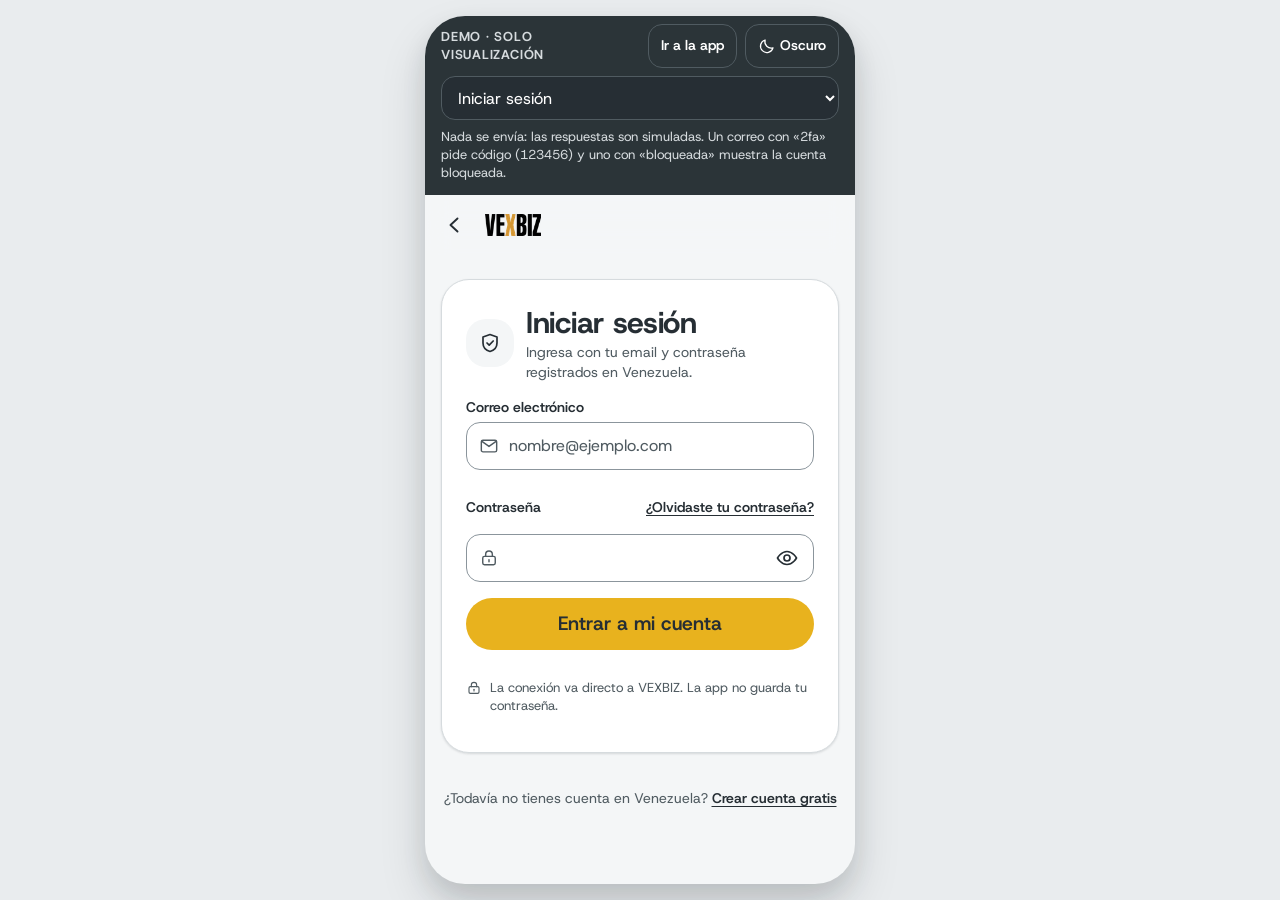
<file: acceso-demo.html>
<!doctype html>
<html lang="es">
<head>
<meta charset="utf-8">
<meta name="viewport" content="width=device-width, initial-scale=1, viewport-fit=cover">
<meta name="robots" content="noindex">
<meta name="theme-color" content="#FFD85E" media="(prefers-color-scheme: light)">
<meta name="theme-color" content="#1E262A" media="(prefers-color-scheme: dark)">
<title>VEXBIZ · Acceso (demo)</title>
<link rel="icon" href="assets/icons/favicon-64.png">
<!-- Copia SOLO PARA VISUALIZACIÓN de Iniciar sesión y Crear cuenta. No se conecta a ninguna API:
     todas las respuestas son simuladas en esta página. Generada por tools/build_local.py desde
     tools/acceso-demo.template.html (el sprite de íconos se copia de index.html). -->
<link rel="stylesheet" href="assets/css/fonts.local.css">
<link rel="stylesheet" href="assets/css/tokens.css">
<link rel="stylesheet" href="assets/css/app.css">
<style>
  /* Barra de la demo: fuera del diseño de la app, solo para moverse entre estados */
  .demo { position: sticky; top: 0; z-index: calc(var(--vx-z-sticky) + 1); display: flex; flex-direction: column; gap: var(--vx-sp-2); padding: var(--vx-sp-2) var(--app-gutter) var(--vx-sp-3); background: var(--vx-n-800); color: var(--vx-n-0); }
  .demo__top { display: flex; align-items: center; gap: var(--vx-sp-2); }
  .demo__tag { flex: 1; min-width: 0; font-size: var(--vx-fs-xs); font-weight: 700; letter-spacing: var(--vx-ls-caps); text-transform: uppercase; color: var(--vx-n-200); }
  .demo select { width: 100%; height: var(--vx-tap); padding-inline: var(--vx-sp-3); border-radius: var(--vx-r-md); border: 1px solid var(--vx-n-600); background: var(--vx-n-900); color: var(--vx-n-0); font: inherit; font-size: var(--vx-fs-body); }
  .demo__theme { height: var(--vx-tap); padding-inline: var(--vx-sp-3); border-radius: var(--vx-r-md); border: 1px solid var(--vx-n-600); color: var(--vx-n-0); font-size: var(--vx-fs-sm); font-weight: 600; display: inline-flex; align-items: center; gap: var(--vx-sp-1); }
  .demo__theme .ico { width: 18px; height: 18px; }
  .demo__hint { margin: 0; font-size: var(--vx-fs-xs); color: var(--vx-n-200); }
  .demo-screen { padding-bottom: var(--vx-sp-8); }
  .demo-screen .topbar { top: 0; position: relative; }
  .app .toast { bottom: calc(var(--vx-sp-6) + env(safe-area-inset-bottom, 0px)); }
</style>
<script>try{var t=localStorage.getItem('vx-theme');if(t==='light'||t==='dark')document.documentElement.setAttribute('data-theme',t);}catch(e){}</script>
</head>
<body>
<svg xmlns="http://www.w3.org/2000/svg" width="0" height="0" style="position:absolute" aria-hidden="true" focusable="false">
<defs>
  <g id="i-base" fill="none" stroke="currentColor" stroke-width="1.7" stroke-linecap="round" stroke-linejoin="round"></g>
</defs>
<symbol id="i-search" viewBox="0 0 24 24" fill="none" stroke="currentColor" stroke-width="1.8" stroke-linecap="round" stroke-linejoin="round"><circle cx="11" cy="11" r="7"/><path d="m20 20-3.5-3.5"/></symbol>
<symbol id="i-cart" viewBox="0 0 24 24" fill="none" stroke="currentColor" stroke-width="1.7" stroke-linecap="round" stroke-linejoin="round"><path d="M3 4h2l2.2 10.2a2 2 0 0 0 2 1.6h7.7a2 2 0 0 0 2-1.5L20.5 8H6"/><circle cx="10" cy="20" r="1.4"/><circle cx="17.5" cy="20" r="1.4"/></symbol>
<symbol id="i-user" viewBox="0 0 24 24" fill="none" stroke="currentColor" stroke-width="1.7" stroke-linecap="round" stroke-linejoin="round"><circle cx="12" cy="8" r="3.6"/><path d="M4.5 20a7.5 7.5 0 0 1 15 0"/></symbol>
<symbol id="i-heart" viewBox="0 0 24 24" fill="none" stroke="currentColor" stroke-width="1.7" stroke-linecap="round" stroke-linejoin="round"><path d="M12 20s-7.5-4.6-7.5-9.4A4.1 4.1 0 0 1 12 7.8a4.1 4.1 0 0 1 7.5 2.8C19.5 15.4 12 20 12 20Z"/></symbol>
<symbol id="i-menu" viewBox="0 0 24 24" fill="none" stroke="currentColor" stroke-width="1.8" stroke-linecap="round"><path d="M4 7h16M4 12h16M4 17h16"/></symbol>
<symbol id="i-x" viewBox="0 0 24 24" fill="none" stroke="currentColor" stroke-width="1.8" stroke-linecap="round"><path d="M6 6l12 12M18 6L6 18"/></symbol>
<symbol id="i-store" viewBox="0 0 24 24" fill="none" stroke="currentColor" stroke-width="1.7" stroke-linecap="round" stroke-linejoin="round"><path d="M3.5 9.5 5 4.5h14l1.5 5"/><path d="M4.5 9.5v10h15v-10"/><path d="M9 19.5v-5h6v5"/></symbol>
<symbol id="i-check" viewBox="0 0 24 24" fill="none" stroke="currentColor" stroke-width="2" stroke-linecap="round" stroke-linejoin="round"><path d="m4.5 12.5 5 5 10-11"/></symbol>
<symbol id="i-check-circle" viewBox="0 0 24 24" fill="none" stroke="currentColor" stroke-width="1.8" stroke-linecap="round" stroke-linejoin="round"><circle cx="12" cy="12" r="9"/><path d="m8 12.3 2.7 2.7L16 9.5"/></symbol>
<symbol id="i-shield" viewBox="0 0 24 24" fill="none" stroke="currentColor" stroke-width="1.7" stroke-linecap="round" stroke-linejoin="round"><path d="M12 3.5 5 6v6c0 4.2 3 7.3 7 8.5 4-1.2 7-4.3 7-8.5V6l-7-2.5Z"/><path d="m9 12 2.2 2.2L15.2 10"/></symbol>
<symbol id="i-truck" viewBox="0 0 24 24" fill="none" stroke="currentColor" stroke-width="1.7" stroke-linecap="round" stroke-linejoin="round"><path d="M2.5 6.5h10v9h-10z"/><path d="M12.5 10h4l3 3v2.5h-7z"/><circle cx="6.5" cy="18" r="1.6"/><circle cx="16.5" cy="18" r="1.6"/></symbol>
<symbol id="i-box" viewBox="0 0 24 24" fill="none" stroke="currentColor" stroke-width="1.7" stroke-linecap="round" stroke-linejoin="round"><path d="M12 3.2 20 7v10l-8 3.8L4 17V7l8-3.8Z"/><path d="M4 7l8 3.8L20 7M12 10.8V20.8"/></symbol>
<symbol id="i-tools" viewBox="0 0 24 24" fill="none" stroke="currentColor" stroke-width="1.7" stroke-linecap="round" stroke-linejoin="round"><path d="M14.5 6.5a3.5 3.5 0 0 0 4.6 4.6L21 13l-8 8-2-2"/><path d="M9.5 4 4 9.5l3 3 2.5-2.5 3 3"/></symbol>
<symbol id="i-snow" viewBox="0 0 24 24" fill="none" stroke="currentColor" stroke-width="1.7" stroke-linecap="round" stroke-linejoin="round"><path d="M12 3v18M4.2 7.5l15.6 9M19.8 7.5l-15.6 9"/></symbol>
<symbol id="i-car" viewBox="0 0 24 24" fill="none" stroke="currentColor" stroke-width="1.7" stroke-linecap="round" stroke-linejoin="round"><path d="M3.5 15v-2.4L5.6 8h12.8l2.1 4.6V15"/><path d="M3.5 15h17"/><circle cx="7.2" cy="17" r="1.6"/><circle cx="16.8" cy="17" r="1.6"/></symbol>
<symbol id="i-moto" viewBox="0 0 24 24" fill="none" stroke="currentColor" stroke-width="1.7" stroke-linecap="round" stroke-linejoin="round"><circle cx="5" cy="16.5" r="3"/><circle cx="19" cy="16.5" r="3"/><path d="M8 16.5h5l3-6h3M10 10.5h4"/></symbol>
<symbol id="i-tag" viewBox="0 0 24 24" fill="none" stroke="currentColor" stroke-width="1.7" stroke-linecap="round" stroke-linejoin="round"><path d="M3 12.2V4.5A1.5 1.5 0 0 1 4.5 3h7.7a1.5 1.5 0 0 1 1.06.44l7.3 7.3a1.5 1.5 0 0 1 0 2.12l-7.7 7.7a1.5 1.5 0 0 1-2.12 0l-7.3-7.3A1.5 1.5 0 0 1 3 12.2Z"/><circle cx="8" cy="8" r="1.5"/></symbol><symbol id="i-bolt" viewBox="0 0 24 24" fill="none" stroke="currentColor" stroke-width="1.7" stroke-linecap="round" stroke-linejoin="round"><path d="M13.5 3 6 13.5h5L10 21l7.5-10.5h-5L13.5 3Z"/></symbol>
<symbol id="i-pin" viewBox="0 0 24 24" fill="none" stroke="currentColor" stroke-width="1.7" stroke-linecap="round" stroke-linejoin="round"><path d="M12 21s6.5-6 6.5-10.5a6.5 6.5 0 1 0-13 0C5.5 15 12 21 12 21Z"/><circle cx="12" cy="10.3" r="2.4"/></symbol>
<symbol id="i-clock" viewBox="0 0 24 24" fill="none" stroke="currentColor" stroke-width="1.7" stroke-linecap="round" stroke-linejoin="round"><circle cx="12" cy="12" r="8.5"/><path d="M12 7.5V12l3 2"/></symbol>
<symbol id="i-info" viewBox="0 0 24 24" fill="none" stroke="currentColor" stroke-width="1.8" stroke-linecap="round" stroke-linejoin="round"><circle cx="12" cy="12" r="9"/><path d="M12 11v5.5"/><circle cx="12" cy="7.9" r=".9" fill="currentColor" stroke="none"/></symbol>
<symbol id="i-alert" viewBox="0 0 24 24" fill="none" stroke="currentColor" stroke-width="1.8" stroke-linecap="round" stroke-linejoin="round"><path d="M12 4 2.8 20h18.4L12 4Z"/><path d="M12 10v4.4"/><circle cx="12" cy="17.2" r=".9" fill="currentColor" stroke="none"/></symbol>
<symbol id="i-filter" viewBox="0 0 24 24" fill="none" stroke="currentColor" stroke-width="1.8" stroke-linecap="round" stroke-linejoin="round"><path d="M4 6h16M7 12h10M10 18h4"/></symbol>
<symbol id="i-grid" viewBox="0 0 24 24" fill="none" stroke="currentColor" stroke-width="1.8" stroke-linecap="round"><rect x="4" y="4" width="6.5" height="6.5" rx="1.2"/><rect x="13.5" y="4" width="6.5" height="6.5" rx="1.2"/><rect x="4" y="13.5" width="6.5" height="6.5" rx="1.2"/><rect x="13.5" y="13.5" width="6.5" height="6.5" rx="1.2"/></symbol>
<symbol id="i-list" viewBox="0 0 24 24" fill="none" stroke="currentColor" stroke-width="1.8" stroke-linecap="round"><path d="M4 7h16M4 12h16M4 17h16"/></symbol>
<symbol id="i-chev-r" viewBox="0 0 24 24" fill="none" stroke="currentColor" stroke-width="1.9" stroke-linecap="round" stroke-linejoin="round"><path d="m9.5 5.5 7 6.5-7 6.5"/></symbol>
<symbol id="i-chev-l" viewBox="0 0 24 24" fill="none" stroke="currentColor" stroke-width="1.9" stroke-linecap="round" stroke-linejoin="round"><path d="m14.5 5.5-7 6.5 7 6.5"/></symbol>
<symbol id="i-image" viewBox="0 0 24 24" fill="none" stroke="currentColor" stroke-width="1.5" stroke-linecap="round" stroke-linejoin="round"><rect x="3.5" y="5" width="17" height="14" rx="2"/><circle cx="9" cy="10" r="1.7"/><path d="m4.5 17.5 4.7-4.3 3.6 3.2 2.6-2.3 4.1 3.6"/></symbol>
<symbol id="i-whatsapp" viewBox="0 0 24 24" fill="none" stroke="currentColor" stroke-width="1.7" stroke-linecap="round" stroke-linejoin="round"><path d="M20.2 11.6a8.2 8.2 0 0 1-12.1 7.2L3.8 20l1.3-4.2A8.2 8.2 0 1 1 20.2 11.6Z"/><path d="M9 9.2c0 3 2.3 5.4 5.3 5.4.6 0 1-.5 1-1 0-.3-.2-.6-.5-.8l-1-.4-.9.9a4.3 4.3 0 0 1-1.9-1.9l.9-.9-.4-1c-.2-.3-.5-.5-.8-.5-.5 0-1 .4-1 1Z"/></symbol>
<symbol id="i-doc" viewBox="0 0 24 24" fill="none" stroke="currentColor" stroke-width="1.7" stroke-linecap="round" stroke-linejoin="round"><path d="M14 3.5H6.5v17h11V7L14 3.5Z"/><path d="M13.7 3.7V7h3.6M9 12h6M9 15.5h6"/></symbol>
<symbol id="i-card" viewBox="0 0 24 24" fill="none" stroke="currentColor" stroke-width="1.7" stroke-linecap="round" stroke-linejoin="round"><rect x="2.8" y="5.5" width="18.4" height="13" rx="2"/><path d="M2.8 10h18.4M6.5 14.5h3"/></symbol>
<symbol id="i-cash" viewBox="0 0 24 24" fill="none" stroke="currentColor" stroke-width="1.7" stroke-linecap="round" stroke-linejoin="round"><rect x="2.8" y="6.5" width="18.4" height="11" rx="1.8"/><circle cx="12" cy="12" r="2.6"/><path d="M6 12h.01M18 12h.01"/></symbol>
<symbol id="i-sun" viewBox="0 0 24 24" fill="none" stroke="currentColor" stroke-width="1.7" stroke-linecap="round"><circle cx="12" cy="12" r="4"/><path d="M12 3v2M12 19v2M3 12h2M19 12h2M5.6 5.6 7 7M17 17l1.4 1.4M18.4 5.6 17 7M7 17l-1.4 1.4"/></symbol>
<symbol id="i-moon" viewBox="0 0 24 24" fill="none" stroke="currentColor" stroke-width="1.7" stroke-linecap="round" stroke-linejoin="round"><path d="M20 14.5A8.5 8.5 0 0 1 9.5 4a8.5 8.5 0 1 0 10.5 10.5Z"/></symbol>
<symbol id="i-plus" viewBox="0 0 24 24" fill="none" stroke="currentColor" stroke-width="1.9" stroke-linecap="round"><path d="M12 5.5v13M5.5 12h13"/></symbol>
<symbol id="i-swap" viewBox="0 0 24 24" fill="none" stroke="currentColor" stroke-width="1.7" stroke-linecap="round" stroke-linejoin="round"><path d="M4 8h13l-3-3M20 16H7l3 3"/></symbol>
<symbol id="i-trash" viewBox="0 0 24 24" fill="none" stroke="currentColor" stroke-width="1.7" stroke-linecap="round" stroke-linejoin="round"><path d="M4.5 7h15M9 7V4.8h6V7M6.5 7l1 13h9l1-13"/></symbol>

<symbol id="i-mail" viewBox="0 0 24 24" fill="none" stroke="currentColor" stroke-width="1.7" stroke-linecap="round" stroke-linejoin="round"><rect x="2.8" y="5" width="18.4" height="14" rx="2"/><path d="m3.5 6.5 8.5 6 8.5-6"/></symbol>
<symbol id="i-phone" viewBox="0 0 24 24" fill="none" stroke="currentColor" stroke-width="1.7" stroke-linecap="round" stroke-linejoin="round"><path d="M6.5 3.5h3l1.5 4-2 1.4a12 12 0 0 0 6.1 6.1l1.4-2 4 1.5v3a2 2 0 0 1-2.2 2A16.5 16.5 0 0 1 4.5 5.7a2 2 0 0 1 2-2.2Z"/></symbol>
<symbol id="i-help" viewBox="0 0 24 24" fill="none" stroke="currentColor" stroke-width="1.8" stroke-linecap="round" stroke-linejoin="round"><circle cx="12" cy="12" r="9"/><path d="M9.5 9.3a2.6 2.6 0 1 1 3.4 2.5c-.6.2-.9.8-.9 1.4v.6"/><circle cx="12" cy="16.8" r=".9" fill="currentColor" stroke="none"/></symbol>
<symbol id="i-chart" viewBox="0 0 24 24" fill="none" stroke="currentColor" stroke-width="1.7" stroke-linecap="round" stroke-linejoin="round"><path d="M4 20V4M4 20h16"/><path d="M8 17v-5M12.5 17V7.5M17 17v-7"/></symbol>
<symbol id="i-lock" viewBox="0 0 24 24" fill="none" stroke="currentColor" stroke-width="1.7" stroke-linecap="round" stroke-linejoin="round"><rect x="4.5" y="10" width="15" height="10" rx="2"/><path d="M8 10V7.5a4 4 0 0 1 8 0V10"/><path d="M12 14v2.5"/></symbol>
<symbol id="i-eye" viewBox="0 0 24 24" fill="none" stroke="currentColor" stroke-width="1.7" stroke-linecap="round" stroke-linejoin="round"><path d="M2.5 12S6 5.5 12 5.5 21.5 12 21.5 12 18 18.5 12 18.5 2.5 12 2.5 12Z"/><circle cx="12" cy="12" r="3"/></symbol>
<symbol id="i-eye-off" viewBox="0 0 24 24" fill="none" stroke="currentColor" stroke-width="1.7" stroke-linecap="round" stroke-linejoin="round"><path d="M9.9 5.8A9.5 9.5 0 0 1 12 5.5c6 0 9.5 6.5 9.5 6.5a17 17 0 0 1-2.6 3.4M6.3 7.3A16.6 16.6 0 0 0 2.5 12S6 18.5 12 18.5a9 9 0 0 0 4.3-1.1"/><path d="M9.9 9.9a3 3 0 0 0 4.2 4.2"/><path d="m3.5 3.5 17 17"/></symbol>
<symbol id="i-logout" viewBox="0 0 24 24" fill="none" stroke="currentColor" stroke-width="1.7" stroke-linecap="round" stroke-linejoin="round"><path d="M14.5 4.5h3a2 2 0 0 1 2 2v11a2 2 0 0 1-2 2h-3"/><path d="M10 16.5 5.5 12 10 7.5M5.5 12h10"/></symbol>
<symbol id="i-dot" viewBox="0 0 24 24" fill="none" stroke="currentColor" stroke-width="1.7" stroke-linecap="round" stroke-linejoin="round"><circle cx="12" cy="12" r="8.5"/></symbol>
<symbol id="i-pause" viewBox="0 0 24 24" fill="none" stroke="currentColor" stroke-width="1.8" stroke-linecap="round" stroke-linejoin="round"><path d="M9 6v12M15 6v12"/></symbol>
<symbol id="i-play" viewBox="0 0 24 24" fill="none" stroke="currentColor" stroke-width="1.8" stroke-linecap="round" stroke-linejoin="round"><path d="M8 5.5v13l10-6.5-10-6.5Z"/></symbol>
<symbol id="i-map" viewBox="0 0 24 24" fill="none" stroke="currentColor" stroke-width="1.7" stroke-linecap="round" stroke-linejoin="round"><path d="m3.5 6.5 5.5-2 6 2 5.5-2v13l-5.5 2-6-2-5.5 2v-13Z"/><path d="M9 4.5v13M15 6.5v13"/></symbol>
<symbol id="i-award" viewBox="0 0 24 24" fill="none" stroke="currentColor" stroke-width="1.7" stroke-linecap="round" stroke-linejoin="round"><circle cx="12" cy="9" r="5.5"/><path d="m8.5 13.8-1.3 6.4 4.8-2.4 4.8 2.4-1.3-6.4"/></symbol>
<symbol id="i-building" viewBox="0 0 24 24" fill="none" stroke="currentColor" stroke-width="1.7" stroke-linecap="round" stroke-linejoin="round"><path d="M4.5 20.5V5a1.5 1.5 0 0 1 1.5-1.5h7A1.5 1.5 0 0 1 14.5 5v15.5"/><path d="M14.5 10h4a1 1 0 0 1 1 1v9.5M3 20.5h18"/><path d="M8 7.5h3M8 11h3M8 14.5h3"/></symbol>
<symbol id="i-download" viewBox="0 0 24 24" fill="none" stroke="currentColor" stroke-width="1.7" stroke-linecap="round" stroke-linejoin="round"><path d="M12 3.5v11M8 11l4 4 4-4"/><path d="M4.5 18.5v2h15v-2"/></symbol>
<symbol id="i-users" viewBox="0 0 24 24" fill="none" stroke="currentColor" stroke-width="1.7" stroke-linecap="round" stroke-linejoin="round"><circle cx="9" cy="8" r="3.2"/><path d="M3 19a6 6 0 0 1 12 0"/><path d="M16 5.2a3.2 3.2 0 0 1 0 5.6M17.5 13.5A5.5 5.5 0 0 1 21 19"/></symbol>
<symbol id="i-book" viewBox="0 0 24 24" fill="none" stroke="currentColor" stroke-width="1.7" stroke-linecap="round" stroke-linejoin="round"><path d="M4.5 4.5h9a3 3 0 0 1 3 3v12a2.5 2.5 0 0 0-2.5-2.5h-9.5Z"/><path d="M19.5 4.5h-3v15h3Z"/></symbol>
<symbol id="i-target" viewBox="0 0 24 24" fill="none" stroke="currentColor" stroke-width="1.7" stroke-linecap="round" stroke-linejoin="round"><circle cx="12" cy="12" r="8.5"/><circle cx="12" cy="12" r="4.5"/><circle cx="12" cy="12" r="1" fill="currentColor" stroke="none"/></symbol>
<symbol id="i-globe" viewBox="0 0 24 24" fill="none" stroke="currentColor" stroke-width="1.7" stroke-linecap="round" stroke-linejoin="round"><circle cx="12" cy="12" r="8.5"/><path d="M3.5 12h17M12 3.5c2.2 2.4 3.3 5.3 3.3 8.5S14.2 18.1 12 20.5c-2.2-2.4-3.3-5.3-3.3-8.5S9.8 5.9 12 3.5Z"/></symbol>
<symbol id="i-gear" viewBox="0 0 24 24" fill="none" stroke="currentColor" stroke-width="1.7" stroke-linecap="round" stroke-linejoin="round"><circle cx="12" cy="12" r="3.2"/><path d="M12 3v2.2M12 18.8V21M21 12h-2.2M5.2 12H3M18.4 5.6 16.8 7.2M7.2 16.8l-1.6 1.6M18.4 18.4l-1.6-1.6M7.2 7.2 5.6 5.6"/></symbol>
<symbol id="i-chev-d" viewBox="0 0 24 24" fill="none" stroke="currentColor" stroke-width="1.9" stroke-linecap="round" stroke-linejoin="round"><path d="m5.5 9 6.5 7 6.5-7"/></symbol>
<symbol id="i-scale" viewBox="0 0 24 24" fill="none" stroke="currentColor" stroke-width="1.7" stroke-linecap="round" stroke-linejoin="round"><path d="M12 4v16M6.5 20h11M5 7.5h14"/><path d="M5 7.5 2.5 14h5L5 7.5ZM19 7.5 16.5 14h5L19 7.5Z"/></symbol>
<symbol id="i-send" viewBox="0 0 24 24" fill="none" stroke="currentColor" stroke-width="1.7" stroke-linecap="round" stroke-linejoin="round"><path d="M20.5 3.5 10.5 13.5M20.5 3.5l-6.5 17-3.5-7-7-3.5 17-6.5Z"/></symbol>
<!-- Nuevos para la app móvil (mismo estilo: 24x24, trazo 1.7, sin relleno) -->
<symbol id="i-home" viewBox="0 0 24 24" fill="none" stroke="currentColor" stroke-width="1.7" stroke-linecap="round" stroke-linejoin="round"><path d="M3.5 10.5 12 4l8.5 6.5V20h-5.5v-5.5h-6V20H3.5z"/></symbol>
<symbol id="i-bell" viewBox="0 0 24 24" fill="none" stroke="currentColor" stroke-width="1.7" stroke-linecap="round" stroke-linejoin="round"><path d="M6 9.5a6 6 0 0 1 12 0c0 5.5 2.2 7.5 2.2 7.5H3.8S6 15 6 9.5Z"/><path d="M10 20a2.2 2.2 0 0 0 4 0"/></symbol>
<symbol id="i-minus" viewBox="0 0 24 24" fill="none" stroke="currentColor" stroke-width="1.9" stroke-linecap="round"><path d="M5.5 12h13"/></symbol>
<symbol id="i-heart-f" viewBox="0 0 24 24" fill="currentColor" stroke="currentColor" stroke-width="1.7" stroke-linecap="round" stroke-linejoin="round"><path d="M12 20s-7.5-4.6-7.5-9.4A4.1 4.1 0 0 1 12 7.8a4.1 4.1 0 0 1 7.5 2.8C19.5 15.4 12 20 12 20Z"/></symbol>
<symbol id="i-fork" viewBox="0 0 24 24" fill="none" stroke="currentColor" stroke-width="1.7" stroke-linecap="round" stroke-linejoin="round"><path d="M7 3.5v6a2 2 0 0 0 4 0v-6M9 9.5v11M16.5 20.5v-17c-2 1-3 3.5-3 7.5h3"/></symbol>
<symbol id="i-pill" viewBox="0 0 24 24" fill="none" stroke="currentColor" stroke-width="1.7" stroke-linecap="round" stroke-linejoin="round"><rect x="4" y="4" width="16" height="16" rx="4"/><path d="M12 8.5v7M8.5 12h7"/></symbol>
<symbol id="i-signal" viewBox="0 0 24 24" fill="none" stroke="currentColor" stroke-width="1.7" stroke-linecap="round" stroke-linejoin="round"><path d="M12 20.5v-8"/><circle cx="12" cy="10.5" r="1.6"/><path d="M8.3 7a5 5 0 0 0 0 7M15.7 7a5 5 0 0 1 0 7M5.5 4.3a9 9 0 0 0 0 12.4M18.5 4.3a9 9 0 0 1 0 12.4"/></symbol>
<symbol id="i-panel" viewBox="0 0 24 24" fill="none" stroke="currentColor" stroke-width="1.7" stroke-linecap="round" stroke-linejoin="round"><path d="M5 4.5h14l1.5 10h-17z"/><path d="M4.2 9.5h15.6M9.7 4.5 9 14.5M14.3 4.5l.7 10M12 14.5v5M8.5 19.5h7"/></symbol>
</svg>
<div class="app" data-app data-bar="off">
  <section class="screen demo-screen" data-host>
    <div class="demo" role="region" aria-label="Controles de la demo">
      <div class="demo__top">
        <span class="demo__tag">Demo · solo visualización</span>
        <a class="demo__theme" href="index.html#/cuenta">Ir a la app</a>
        <button class="demo__theme" type="button" data-theme-btn aria-pressed="false"><svg class="ico" aria-hidden="true"><use href="#i-moon"/></svg><span>Oscuro</span></button>
      </div>
      <label class="sr" for="demo-state">Ver pantalla</label>
      <select id="demo-state" data-state-pick>
        <optgroup label="Iniciar sesión">
          <option value="login">Iniciar sesión</option>
          <option value="login-error">Correo o contraseña incorrectos</option>
          <option value="login-locked">Cuenta bloqueada</option>
          <option value="login-offline">Sin conexión</option>
          <option value="twofa">Verificación en dos pasos</option>
          <option value="twofa-error">Código no válido</option>
        </optgroup>
        <optgroup label="Crear cuenta">
          <option value="register">Crear cuenta · comprar</option>
          <option value="register-seller">Crear cuenta · vender</option>
          <option value="register-tech">Crear cuenta · técnico</option>
          <option value="register-filled">Crear cuenta · contraseña válida</option>
          <option value="register-done">Cuenta creada</option>
        </optgroup>
        <optgroup label="Después de entrar">
          <option value="account">Cuenta con sesión</option>
        </optgroup>
      </select>
      <p class="demo__hint">Nada se envía: las respuestas son simuladas. Un correo con «2fa» pide código (123456) y uno con «bloqueada» muestra la cuenta bloqueada.</p>
    </div>
    <div data-view></div>
  </section>
  <div class="toast" role="status" aria-live="polite" data-toast-out></div>
</div>

<script>
(function () {
  'use strict';
  var view = document.querySelector('[data-view]'), host = document.querySelector('[data-host]'), pick = document.querySelector('[data-state-pick]');
  var reduce = window.matchMedia && matchMedia('(prefers-reduced-motion: reduce)').matches;
  var user = { first: 'Carlos', last: 'Mendoza', email: 'carlos@empresa.com' };
  var ico = function (id, cls) { return '<svg class="ico' + (cls ? ' ' + cls : '') + '" aria-hidden="true"><use href="#i-' + id + '"/></svg>'; };
  var esc = function (s) { return String(s == null ? '' : s).replace(/[&<>"']/g, function (c) { return { '&': '&amp;', '<': '&lt;', '>': '&gt;', '"': '&quot;', "'": '&#39;' }[c]; }); };
  var wait = function (ms) { return new Promise(function (r) { setTimeout(r, reduce ? Math.min(ms, 300) : ms); }); };
  var toastT;
  function toast(msg) { var el = document.querySelector('[data-toast-out]'); el.textContent = msg; el.classList.add('is-on'); clearTimeout(toastT); toastT = setTimeout(function () { el.classList.remove('is-on'); }, 2600); }

  var INTENT = {
    buy:    { ico: 'cart',  label: 'Comprar',  sub: 'Regístrate gratis para comprar, vender o trabajar como técnico en Venezuela.' },
    sell:   { ico: 'store', label: 'Vender',   sub: 'Crea tu cuenta y da de alta tu empresa en Venezuela. Sin cuota de entrada: pagas una comisión solo sobre lo que vendes.' },
    tech:   { ico: 'tools', label: 'Técnico',  sub: 'Crea tu cuenta y en un minuto tendrás tu perfil de técnico en Venezuela. Después te pedimos tu cédula, tus oficios y tu zona; VexBiz revisa y te avisa.' }
  };
  var RULES = [
    ['len', 'Mínimo 10 caracteres', function (p) { return p.length >= 10; }],
    ['let', 'Al menos una letra', function (p) { return /\p{L}/u.test(p); }],
    ['num', 'Al menos un número', function (p) { return /\d/.test(p); }]
  ];

  /* Barra con la marca: el título principal va en la tarjeta (auditoría 28/09) */
  var topbar = function () { return '<header class="topbar"><button class="iconbtn" type="button" data-go="login" aria-label="Volver">' + ico('chev-l') + '</button><span class="topbar__brand"><img class="brandmark--on-light" src="assets/img/logo-claro.webp" width="92" height="36" alt="VEXBIZ"><img class="brandmark--on-dark" src="assets/img/logo-oscuro.webp" width="92" height="36" alt="VEXBIZ"></span></header>'; };
  var msg = function (kind, icon, text, attr) { return '<div class="msg msg--' + kind + '" ' + attr + (text ? '' : ' hidden') + '>' + (text ? ico(icon) + '<span>' + esc(text) + '</span>' : '') + '</div>'; };
  var link = function (label, go) { return '<a class="textlink" href="#" data-go="' + go + '">' + label + '</a>'; };
  var fakeLink = function (label, note) { return '<a class="textlink" href="#" data-toast="' + esc(note) + '">' + label + '</a>'; };
  var head = function (icon, title, sub) { return '<div class="auth__head"><span class="auth__badge">' + ico(icon) + '</span><div><h1 tabindex="-1" data-focus>' + title + '</h1><p>' + sub + '</p></div></div>'; };
  var safe = '<p class="auth__safe">' + ico('lock') + '<span>La conexión va directo a VEXBIZ. La app no guarda tu contraseña.</span></p>';

  /* ---------- Pantallas ---------- */
  function login(o) {
    o = o || {};
    return topbar('Iniciar sesión') + '<div class="auth"><div class="auth__card">' +
      head('shield', 'Iniciar sesión', 'Ingresa con tu email y contraseña registrados en Venezuela.') +
      '<form novalidate data-form="login"' + (o.bad ? ' data-preset="' + o.bad + '|' + esc(o.error) + '"' : '') + '>' +
        msg('danger', 'alert', o.bad ? '' : o.error, 'role="alert" data-error') + msg('info', 'help', o.notice, 'role="status" data-notice') +
        '<div class="fld' + (o.bad === 'email' ? ' fld--bad' : '') + '"><label for="lg-email">Correo electrónico</label><div class="fld__box">' + ico('mail') +
          '<input id="lg-email" name="email" type="email" inputmode="email" autocomplete="username" autocapitalize="none" spellcheck="false" placeholder="nombre@ejemplo.com" value="' + esc(o.email || '') + '"></div></div>' +
        '<div class="fld' + (o.bad === 'password' ? ' fld--bad' : '') + '"><div class="fld__top"><label for="lg-pass">Contraseña</label>' + fakeLink('¿Olvidaste tu contraseña?', 'En la app real abre ve.vexbiz.com/recover') + '</div><div class="fld__box">' + ico('lock') +
          '<input id="lg-pass" name="password" type="password" autocomplete="current-password" value="' + esc(o.password || '') + '">' + peekBtn('lg-pass') + '</div></div>' +
        '<button class="vx-btn vx-btn--primary vx-btn--block vx-btn--lg" type="submit" data-submit><span class="vx-btn__label">Entrar a mi cuenta</span></button>' +
      '</form>' + safe + '</div>' +
      '<p class="auth__alt">¿Todavía no tienes cuenta en Venezuela? ' + link('Crear cuenta gratis', 'register') + '</p></div>';
  }
  function twofa(o) {
    o = o || {};
    return topbar('Iniciar sesión') + '<div class="auth"><div class="auth__card">' +
      head('shield', 'Verificación en dos pasos', 'Escribe el código de tu app de autenticación para terminar de entrar.') +
      '<form novalidate data-form="twofa"' + (o.error ? ' data-preset="code|' + esc(o.error) + '"' : '') + '>' + msg('danger', 'alert', '', 'role="alert" data-error') +
        '<div class="fld fld__code"><label for="lg-code">Código de verificación</label><div class="fld__box">' + ico('shield') +
          '<input id="lg-code" name="code" type="text" inputmode="numeric" autocomplete="one-time-code" maxlength="12" autocapitalize="none" spellcheck="false"></div></div>' +
        '<button class="vx-btn vx-btn--primary vx-btn--block vx-btn--lg" type="submit" data-submit><span class="vx-btn__label">Validar y entrar</span></button>' +
        '<button class="vx-btn vx-btn--ghost vx-btn--block" type="button" data-go="login"><span class="vx-btn__label">Usar otra cuenta</span></button>' +
      '</form>' + safe + '</div></div>';
  }
  function register(o) {
    o = o || {};
    var it = INTENT[o.intent || 'buy'], p = o.password || '';
    return topbar('Crear cuenta') + '<div class="auth"><div class="auth__card">' +
      head('user', 'Crear cuenta', '<span data-intent-sub>' + esc(it.sub) + '</span>') +
      '<form novalidate data-form="register">' + msg('danger', 'alert', o.error, 'role="alert" data-error') +
        '<fieldset class="seg"><legend>Quiero</legend>' + Object.keys(INTENT).map(function (k) {
          return '<label>' + ico(INTENT[k].ico) + INTENT[k].label + '<input type="radio" name="intent" value="' + k + '"' + ((o.intent || 'buy') === k ? ' checked' : '') + '></label>';
        }).join('') + '</fieldset>' +
        '<div class="fld-row">' +
          '<div class="fld"><label for="rg-name">Nombre *</label><div class="fld__box"><input id="rg-name" name="name" type="text" autocomplete="given-name" placeholder="Ej. Carlos" value="' + esc(o.name || '') + '"></div></div>' +
          '<div class="fld"><label for="rg-last">Apellido *</label><div class="fld__box"><input id="rg-last" name="last" type="text" autocomplete="family-name" placeholder="Ej. Mendoza" value="' + esc(o.last || '') + '"></div></div>' +
        '</div>' +
        '<div class="fld"><label for="rg-email">Correo electrónico *</label><div class="fld__box">' + ico('mail') + '<input id="rg-email" name="email" type="email" inputmode="email" autocomplete="email" autocapitalize="none" spellcheck="false" placeholder="tunombre@empresa.com" value="' + esc(o.email || '') + '"></div></div>' +
        '<div class="fld"><label for="rg-pass">Contraseña de acceso *</label><div class="fld__box">' + ico('lock') + '<input id="rg-pass" name="password" type="password" autocomplete="new-password" placeholder="Mínimo 10 caracteres" aria-describedby="rg-rules" value="' + esc(p) + '">' + peekBtn('rg-pass') + '</div>' +
          '<ul class="rules" id="rg-rules" data-rules>' + rulesHtml(p) + '</ul></div>' +
        '<div class="fld"><label for="rg-ref">Código de invitación (opcional)</label><div class="fld__box"><input id="rg-ref" name="ref" type="text" autocomplete="off" autocapitalize="characters" spellcheck="false" placeholder="Ej. VX-8942"></div></div>' +
        '<button class="vx-btn vx-btn--primary vx-btn--block vx-btn--lg" type="submit" data-submit><span class="vx-btn__label">Registrar mi cuenta</span></button>' +
        '<p class="auth__legal">Al registrarte, confirmas que aceptas nuestros ' + fakeLink('Términos y Condiciones', 'Términos y Condiciones de VEXBIZ') + ' y la ' + fakeLink('Política de Privacidad', 'Política de Privacidad de VEXBIZ') + '.</p>' +
      '</form></div>' +
      '<p class="auth__alt">¿Ya tienes una cuenta registrada? ' + link('Iniciar sesión', 'login') + '</p></div>';
  }
  function registerDone() {
    return topbar('Crear cuenta') + '<div class="done done--auth"><span class="done__ico">' + ico('check-circle') + '</span><h1 tabindex="-1" data-focus>Cuenta creada</h1>' +
      '<p>Bienvenido a VEXBIZ, ' + esc(user.first) + '. Ya puedes comprar en tiendas verificadas de Venezuela con ' + esc(user.email) + '.</p></div>' +
      '<div class="stack" style="display:flex;flex-direction:column;gap:12px;padding:0 var(--app-gutter)">' +
        '<button class="vx-btn vx-btn--primary vx-btn--block vx-btn--lg" type="button" data-go="account"><span class="vx-btn__label">Ir a mi cuenta</span></button>' +
        '<button class="vx-btn vx-btn--ghost vx-btn--block" type="button" data-toast="En la app real vuelve a Inicio"><span class="vx-btn__label">Seguir comprando</span></button></div>';
  }
  function account() {
    var full = user.last ? user.first + ' ' + user.last : user.email, ini = (user.first[0] || '') + (user.last[0] || '');
    return '<header class="page-head" style="padding-top:var(--vx-sp-5)"><h1 class="page-head__title" tabindex="-1" data-focus>Cuenta</h1></header>' +
      '<div class="profile"><span class="profile__ava profile__ava--in">' + esc(ini.toUpperCase()) + '</span><span class="profile__body"><b>Hola, ' + esc(user.first) + '</b><span>' + esc(full) + '</span></span>' +
        '<button class="vx-btn" type="button" data-logout><span class="vx-btn__label">Salir</span></button></div>' +
      '<p class="label" style="padding:20px var(--app-gutter) 8px">Mis compras</p><div class="list">' +
        row('box', 'Mis pedidos', 'Tus compras en VEXBIZ') + row('heart', 'Favoritos', 'Productos guardados') + row('pin', 'Mis direcciones', 'Ciudad Guayana') + '</div>' +
      '<p class="foot-note">Demo · la cuenta real muestra tu nombre y tus compras de ve.vexbiz.com</p>';
  }
  function row(icon, t, s) { return '<button class="row" type="button" data-toast="' + esc(t) + ': en la app real abre la pantalla"><span class="row__thumb row__thumb--ico">' + ico(icon) + '</span><span class="row__body"><span class="row__title">' + t + '</span><span class="row__sub">' + s + '</span></span>' + ico('chev-r') + '</button>'; }
  function peekBtn(id) { return '<button class="iconbtn" type="button" data-peek aria-pressed="false" aria-label="Ver contraseña" aria-controls="' + id + '">' + ico('eye') + '</button>'; }
  function rulesHtml(p) { return RULES.map(function (r) { var ok = r[2](p); return '<li class="' + (ok ? 'is-ok' : '') + '" data-rule="' + r[0] + '">' + ico(ok ? 'check-circle' : 'dot') + '<span>' + r[1] + '</span><span class="sr">' + (ok ? ': cumple' : ': falta') + '</span></li>'; }).join(''); }

  var STATES = {
    'login':          function () { return [login()]; },
    'login-error':    function () { return [login({ email: user.email, error: 'Correo o contraseña incorrectos. Revísalos o usa «¿Olvidaste tu contraseña?».', bad: 'password' })]; },
    'login-locked':   function () { return [login({ email: user.email, notice: 'Bloqueamos la cuenta un rato por demasiados intentos. Prueba de nuevo en unos minutos.' })]; },
    'login-offline':  function () { return [login({ email: user.email, error: 'No hay conexión. Comprueba tu red e inténtalo otra vez.' })]; },
    'twofa':          function () { return [twofa()]; },
    'twofa-error':    function () { return [twofa({ error: 'Ese código no es válido. Escribe el código que aparece ahora en tu app.' })]; },
    'register':       function () { return [register({ intent: 'buy' })]; },
    'register-seller':function () { return [register({ intent: 'sell' })]; },
    'register-tech':  function () { return [register({ intent: 'tech' })]; },
    'register-filled':function () { return [register({ intent: 'buy', name: user.first, last: user.last, email: user.email, password: 'Refrigera2026' })]; },
    'register-done':  function () { return [registerDone()]; },
    'account':        function () { return [account()]; }
  };

  function show(state, focus) {
    if (!STATES[state]) state = 'login';
    view.innerHTML = STATES[state]()[0];
    pick.value = state;
    try { history.replaceState(null, '', '#' + state); } catch (e) {}
    host.scrollTop = 0;
    bind(state);
    if (focus) { var f = view.querySelector('[data-focus]') || view.querySelector('h1'); if (f) { f.setAttribute('tabindex', '-1'); f.focus({ preventScroll: true }); } }
  }

  /* ---------- Comportamiento simulado ---------- */
  function busy(btn, text) { var l = btn.querySelector('.vx-btn__label'); btn.dataset.idle = l.textContent; btn.dataset.state = 'sending'; btn.setAttribute('aria-busy', 'true'); l.textContent = text; }
  function idle(btn) { var l = btn.querySelector('.vx-btn__label'); btn.removeAttribute('data-state'); btn.removeAttribute('aria-busy'); l.textContent = btn.dataset.idle || l.textContent; }
  function done(btn, next) { var l = btn.querySelector('.vx-btn__label'); btn.removeAttribute('aria-busy'); btn.dataset.state = 'done'; l.innerHTML = ico('check', 'ico--sm') + 'Listo'; setTimeout(function () { show(next, true); }, reduce ? 300 : 1100); }
  function setMsg(form, sel, kind, icon, text) { var m = form.querySelector(sel); if (!m) return; m.hidden = !text; m.innerHTML = text ? ico(icon) + '<span>' + esc(text) + '</span>' : ''; }
  /* Error junto al campo, igual que la app (fieldError en views/login.js) */
  function mark(input, text) {
    var f = input.closest('.fld'); if (!f) return;
    var id = input.id + '-err', p = f.querySelector('.fld__err');
    if (!p) { p = document.createElement('p'); p.className = 'fld__err'; p.id = id; f.querySelector('.fld__box').after(p); }
    f.classList.toggle('fld--bad', !!text); p.hidden = !text; p.innerHTML = text ? ico('alert') + '<span>' + esc(text) + '</span>' : '';
    var d = (input.getAttribute('aria-describedby') || '').split(' ').filter(function (x) { return x && x !== id; });
    if (text) { d.unshift(id); input.setAttribute('aria-invalid', 'true'); } else input.removeAttribute('aria-invalid');
    if (d.length) input.setAttribute('aria-describedby', d.join(' ')); else input.removeAttribute('aria-describedby');
  }

  function bind(state) {
    var form = view.querySelector('form');
    if (!form) return;
    form.querySelectorAll('input').forEach(function (i) { i.addEventListener('input', function () { mark(i, ''); setMsg(form, '[data-error]', 'danger', 'alert', ''); }); });
    if (form.dataset.preset) { var pr = form.dataset.preset.split('|'), inp = form.elements[pr[0]]; if (inp) mark(inp, pr.slice(1).join('|')); }

    if (form.dataset.form === 'login') {
      form.addEventListener('submit', function (ev) {
        ev.preventDefault();
        var btn = form.querySelector('[data-submit]'); if (btn.dataset.state) return;
        var e = form.elements.email, p = form.elements.password;
        setMsg(form, '[data-notice]', 'info', 'help', '');
        if (!/^\S+@\S+\.\S+$/.test(e.value.trim())) { mark(e, 'Escribe el correo con el que te registraste, por ejemplo nombre@ejemplo.com.'); e.focus(); return; }
        if (!p.value) { mark(p, 'Escribe tu contraseña.'); p.focus(); return; }
        busy(btn, 'Entrando…');
        wait(900).then(function () {
          var v = e.value.toLowerCase();
          if (v.indexOf('bloquead') >= 0) { idle(btn); setMsg(form, '[data-notice]', 'info', 'help', 'Bloqueamos la cuenta un rato por demasiados intentos. Prueba de nuevo en unos minutos.'); return; }
          if (v.indexOf('2fa') >= 0) { show('twofa', true); return; }
          var cap = function (w) { return w ? w.charAt(0).toUpperCase() + w.slice(1) : ''; };
          var parts = v.split('@')[0].replace(/[^a-záéíóúñ]/gi, ' ').trim().split(/\s+/);
          user = { first: cap(parts[0]) || 'Carlos', last: cap(parts[1] || ''), email: v };
          done(btn, 'account');
        });
      });
    }
    if (form.dataset.form === 'twofa') {
      form.addEventListener('submit', function (ev) {
        ev.preventDefault();
        var btn = form.querySelector('[data-submit]'); if (btn.dataset.state) return;
        var c = form.elements.code;
        if (!c.value.trim()) { mark(c, 'Escribe el código de 6 dígitos de tu app de autenticación.'); c.focus(); return; }
        busy(btn, 'Comprobando código…');
        wait(900).then(function () {
          if (c.value.trim() === '123456') { done(btn, 'account'); return; }
          idle(btn); c.value = ''; mark(c, 'Ese código no es válido. Escribe el código que aparece ahora en tu app.'); c.focus();
        });
      });
      setTimeout(function () { form.elements.code.focus({ preventScroll: true }); }, 60);
    }
    if (form.dataset.form === 'register') {
      var pass = form.elements.password, list = form.querySelector('[data-rules]');
      pass.addEventListener('input', function () { list.innerHTML = rulesHtml(pass.value); });
      form.addEventListener('change', function (ev) {
        if (ev.target.name === 'intent') form.closest('.auth__card').querySelector('[data-intent-sub]').textContent = INTENT[ev.target.value].sub;
      });
      form.addEventListener('submit', function (ev) {
        ev.preventDefault();
        var btn = form.querySelector('[data-submit]'); if (btn.dataset.state) return;
        var f = form.elements, miss = null, err = '';
        if (!f.name.value.trim()) { miss = f.name; err = 'Escribe tu nombre.'; }
        else if (!f.last.value.trim()) { miss = f.last; err = 'Escribe tu apellido.'; }
        else if (!/^\S+@\S+\.\S+$/.test(f.email.value.trim())) { miss = f.email; err = 'Escribe un correo válido, por ejemplo tunombre@empresa.com.'; }
        else if (!RULES.every(function (r) { return r[2](f.password.value); })) { miss = f.password; err = 'La contraseña todavía no cumple los tres requisitos.'; }
        if (miss) { mark(miss, err); miss.focus(); return; }
        user = { first: f.name.value.trim(), last: f.last.value.trim(), email: f.email.value.trim() };
        busy(btn, 'Creando cuenta…');
        wait(1100).then(function () { show('register-done', true); });
      });
    }
  }

  /* ---------- Delegación ---------- */
  document.addEventListener('click', function (e) {
    var go = e.target.closest('[data-go]');
    if (go) { e.preventDefault(); show(go.dataset.go, true); return; }
    var pk = e.target.closest('[data-peek]');
    if (pk) {
      var inp = document.getElementById(pk.getAttribute('aria-controls')), on = inp.type === 'password';
      inp.type = on ? 'text' : 'password';
      pk.setAttribute('aria-pressed', String(on)); pk.setAttribute('aria-label', on ? 'Ocultar contraseña' : 'Ver contraseña');
      pk.querySelector('use').setAttribute('href', '#i-' + (on ? 'eye-off' : 'eye'));
      return;
    }
    if (e.target.closest('[data-logout]')) { toast('Cerraste sesión'); show('login', true); return; }
    var t = e.target.closest('[data-toast]');
    if (t) { e.preventDefault(); toast(t.dataset.toast); }
  });
  pick.addEventListener('change', function () { show(pick.value, false); });
  window.addEventListener('hashchange', function () { var h = location.hash.slice(1); if (h && h !== pick.value) show(h, true); });

  var themeBtn = document.querySelector('[data-theme-btn]');
  function isDark() { var a = document.documentElement.getAttribute('data-theme'); return a ? a === 'dark' : !!(window.matchMedia && matchMedia('(prefers-color-scheme: dark)').matches); }
  function paintTheme() { var d = isDark(); themeBtn.setAttribute('aria-pressed', String(d)); themeBtn.querySelector('span').textContent = d ? 'Claro' : 'Oscuro'; themeBtn.querySelector('use').setAttribute('href', '#i-' + (d ? 'sun' : 'moon')); document.querySelectorAll('meta[name=theme-color]').forEach(function (m) { m.content = d ? '#1E262A' : '#FFD85E'; }); }
  themeBtn.addEventListener('click', function () { var next = isDark() ? 'light' : 'dark'; document.documentElement.setAttribute('data-theme', next); try { localStorage.setItem('vx-theme', next); } catch (e) {} paintTheme(); });
  paintTheme();

  show((location.hash || '').slice(1) || 'login', false);
})();
</script>
</body>
</html>
</file>
<file: assets/css/fonts.local.css>
/* Generado por tools/build_local.py: fuentes incrustadas para file:// */
/* Fuentes auto-alojadas (subconjunto latino, cubre español). */
@font-face{font-family:"Host Grotesk";font-style:normal;font-weight:400;font-display:swap;src:url("[data-uri]") format("woff2");}
@font-face{font-family:"Host Grotesk";font-style:normal;font-weight:500;font-display:swap;src:url("[data-uri]") format("woff2");}
@font-face{font-family:"Host Grotesk";font-style:normal;font-weight:600;font-display:swap;src:url("[data-uri]") format("woff2");}
@font-face{font-family:"Host Grotesk";font-style:normal;font-weight:700;font-display:swap;src:url("[data-uri]") format("woff2");}
@font-face{font-family:"Host Grotesk";font-style:normal;font-weight:800;font-display:swap;src:url("[data-uri]") format("woff2");}
@font-face{font-family:"Inter";font-style:normal;font-weight:400;font-display:swap;src:url("[data-uri]") format("woff2");}
@font-face{font-family:"Inter";font-style:normal;font-weight:500;font-display:swap;src:url("[data-uri]") format("woff2");}
@font-face{font-family:"Inter";font-style:normal;font-weight:600;font-display:swap;src:url("[data-uri]") format("woff2");}
</file>
<file: assets/css/tokens.css>
/* ==========================================================================
   VEXBIZ · Design Tokens — marketplace
   Fuente única de verdad. Unifica los dos sistemas previos:
     · vexbiz-landing/css/tokens.css  (Figma "VEXBIZ" · Style Guide)  — tema claro
     · Guía de Análisis de Funcionamiento (Figma "VEXBIZ-WIREFRAMES") — tema oscuro
   Todos los pares texto/fondo validados WCAG AA con contrast-check.py.
   ========================================================================== */

/* --------------------------------------------------------------------------
   1 · PRIMITIVAS — valores crudos. Nunca se usan directamente en un componente.
   -------------------------------------------------------------------------- */
:root {
  /* Ámbar de marca — el 500 es el amarillo VEXBIZ heredado (#e8b21e) */
  --vx-amber-50:  #FFF8E6;
  --vx-amber-100: #FFEFC2;
  --vx-amber-200: #FFE49A;   /* era --vx-amber-300 en la landing */
  --vx-amber-300: #FFD85E;   /* era --vx-amber-400 */
  --vx-amber-400: #F5C32B;
  --vx-amber-500: #E8B21E;   /* MARCA · logo, acento gráfico              */
  --vx-amber-600: #BA8B18;   /* acento sobre claro, ≥3:1 (no-texto/grande) */
  --vx-amber-700: #976F0E;   /* texto y enlaces ámbar sobre claro, ≥4.5:1  */
  --vx-amber-800: #71540B;
  --vx-amber-900: #4C3807;

  /* Neutros — hue 200, el 800 es el charcoal de los wireframes (#2B3438) */
  --vx-n-0:   #FFFFFF;
  --vx-n-25:  #FAFBFB;
  --vx-n-50:  #F4F6F7;
  /* Índigo de los banners del Figma (321:962), medido de los exportes: solo para piezas promocionales */
  --vx-indigo-950: #0D1430;
  --vx-indigo-900: #121B3C;
  --vx-indigo-800: #161B6C;
  --vx-indigo-700: #221A8F;
  --vx-indigo-600: #2C2FB0;
  --vx-n-100: #E9ECEE;
  --vx-n-200: #D6DBDE;
  --vx-n-300: #B6BEC3;
  --vx-n-400: #8B959C;   /* mínimo usable: 3.05:1 sobre blanco */
  --vx-n-500: #6B767D;
  --vx-n-600: #505B61;
  --vx-n-700: #3B454A;
  --vx-n-750: #364147;
  --vx-n-800: #2B3438;   /* CHARCOAL · superficie del tema oscuro */
  --vx-n-900: #262E34;
  --vx-n-950: #1E262A;

  /* Semánticos de estado — deliberadamente SIN ámbar (ver §3 del .md) */
  --vx-success-700: #14703F;  --vx-success-100: #E6F4EC;  --vx-success-400: #61A07E;  --vx-success-300: #7FD3A6;
  --vx-warning-700: #A1490A;  --vx-warning-100: #FDF0E1;  --vx-warning-400: #B68B5D;  --vx-warning-300: #F0B77A;
  --vx-danger-700:  #A8261B;  --vx-danger-100:  #FDECEA;  --vx-danger-400:  #C0847E;  --vx-danger-300:  #F3A79F;
  --vx-info-700:    #12558F;  --vx-info-100:    #E7F0FA;  --vx-info-400:    #7595B6;  --vx-info-300:    #94BDE6;
}

/* --------------------------------------------------------------------------
   2 · SEMÁNTICOS — lo que se usa en los componentes. Cambian con el tema.
   -------------------------------------------------------------------------- */
:root,
:root[data-theme="light"] {
  color-scheme: light;

  --vx-bg:            var(--vx-n-0);      /* fondo de página                */
  --vx-bg-sunken:     var(--vx-n-50);     /* zonas hundidas, listas alternas*/
  --vx-surface:       var(--vx-n-0);      /* tarjeta                        */
  --vx-surface-2:     var(--vx-n-50);     /* hover de fila, cabecera tabla  */
  --vx-surface-3:     var(--vx-n-100);    /* chip, input relleno            */

  --vx-text:          var(--vx-n-900);    /* 13.8:1                          */
  --vx-text-muted:    var(--vx-n-600);    /*  7.0:1                          */
  --vx-text-disabled: var(--vx-n-400);    /*  3.1:1 — solo texto inactivo    */
  --vx-text-invert:   var(--vx-n-0);
  --vx-text-on-accent:var(--vx-n-900);    /* sobre ámbar 400/500 · 7.1:1     */

  --vx-border:        var(--vx-n-200);    /* separadores decorativos         */
  --vx-border-strong: var(--vx-n-400);    /* bordes de control · 3.05:1      */
  --vx-border-accent: var(--vx-amber-600);

  --vx-accent:        var(--vx-amber-500);/* relleno de marca                */
  --vx-accent-hover:  var(--vx-amber-400);
  --vx-accent-text:   var(--vx-amber-700);/* texto/enlace ámbar · 4.6:1      */
  --vx-accent-soft:   var(--vx-amber-100);

  --vx-focus:         var(--vx-amber-700);
  --vx-focus-halo:    rgba(151, 111, 14, 0.28);

  --vx-status-success-fg: var(--vx-success-700); --vx-status-success-bg: var(--vx-success-100); --vx-status-success-bd: var(--vx-success-400);
  --vx-status-warning-fg: var(--vx-warning-700); --vx-status-warning-bg: var(--vx-warning-100); --vx-status-warning-bd: var(--vx-warning-400);
  --vx-status-danger-fg:  var(--vx-danger-700);  --vx-status-danger-bg:  var(--vx-danger-100);  --vx-status-danger-bd:  var(--vx-danger-400);
  --vx-status-info-fg:    var(--vx-info-700);    --vx-status-info-bg:    var(--vx-info-100);    --vx-status-info-bd:    var(--vx-info-400);
  --vx-status-neutral-fg: var(--vx-n-600);       --vx-status-neutral-bg: var(--vx-n-100);       --vx-status-neutral-bd: var(--vx-n-400);

  --vx-shadow-1: 0 1px 2px rgba(23, 30, 33, 0.06), 0 1px 3px rgba(23, 30, 33, 0.08);
  --vx-shadow-2: 0 4px 8px rgba(23, 30, 33, 0.06), 0 8px 24px rgba(23, 30, 33, 0.10);
  --vx-shadow-3: 0 12px 24px rgba(23, 30, 33, 0.10), 0 24px 48px rgba(23, 30, 33, 0.14);

  --vx-scrim: rgba(30, 38, 42, 0.56);
}

:root[data-theme="dark"] {
  color-scheme: dark;

  --vx-bg:            var(--vx-n-950);
  --vx-bg-sunken:     #181F22;
  --vx-surface:       var(--vx-n-800);   /* charcoal de los wireframes */
  --vx-surface-2:     var(--vx-n-750);
  --vx-surface-3:     #3E4950;

  --vx-text:          var(--vx-n-0);
  --vx-text-muted:    var(--vx-n-300);
  --vx-text-disabled: #747E85;
  --vx-text-invert:   var(--vx-n-900);
  --vx-text-on-accent:var(--vx-n-950);

  --vx-border:        rgba(255, 255, 255, 0.12);
  --vx-border-strong: #767F84;
  --vx-border-accent: var(--vx-amber-400);

  --vx-accent:        var(--vx-amber-500);
  --vx-accent-hover:  var(--vx-amber-400);
  --vx-accent-text:   var(--vx-amber-300);
  --vx-accent-soft:   rgba(232, 178, 30, 0.16);

  --vx-focus:         var(--vx-amber-300);
  --vx-focus-halo:    rgba(255, 216, 94, 0.32);

  --vx-status-success-fg: var(--vx-success-300); --vx-status-success-bg: rgba(127, 211, 166, 0.14); --vx-status-success-bd: rgba(127, 211, 166, 0.42);
  --vx-status-warning-fg: var(--vx-warning-300); --vx-status-warning-bg: rgba(240, 183, 122, 0.14); --vx-status-warning-bd: rgba(240, 183, 122, 0.42);
  --vx-status-danger-fg:  var(--vx-danger-300);  --vx-status-danger-bg:  rgba(243, 167, 159, 0.14); --vx-status-danger-bd:  rgba(243, 167, 159, 0.42);
  --vx-status-info-fg:    var(--vx-info-300);    --vx-status-info-bg:    rgba(148, 189, 230, 0.14); --vx-status-info-bd:    rgba(148, 189, 230, 0.42);
  --vx-status-neutral-fg: var(--vx-n-300);       --vx-status-neutral-bg: rgba(182, 190, 195, 0.12); --vx-status-neutral-bd: rgba(182, 190, 195, 0.36);

  --vx-shadow-1: 0 1px 2px rgba(0, 0, 0, 0.40);
  --vx-shadow-2: 0 8px 24px rgba(0, 0, 0, 0.46);
  --vx-shadow-3: 0 24px 48px rgba(0, 0, 0, 0.55);

  --vx-scrim: rgba(0, 0, 0, 0.64);
}

/* Respeta la preferencia del sistema mientras nadie haya elegido tema a mano */
@media (prefers-color-scheme: dark) {
  :root:not([data-theme="light"]) {
    color-scheme: dark;
    --vx-bg: var(--vx-n-950); --vx-bg-sunken: #181F22;
    --vx-surface: var(--vx-n-800); --vx-surface-2: var(--vx-n-750); --vx-surface-3: #3E4950;
    --vx-text: var(--vx-n-0); --vx-text-muted: var(--vx-n-300); --vx-text-disabled: #747E85;
    --vx-text-invert: var(--vx-n-900); --vx-text-on-accent: var(--vx-n-950);
    --vx-border: rgba(255,255,255,.12); --vx-border-strong: #767F84; --vx-border-accent: var(--vx-amber-400);
    --vx-accent-text: var(--vx-amber-300); --vx-accent-soft: rgba(232,178,30,.16);
    --vx-focus: var(--vx-amber-300); --vx-focus-halo: rgba(255,216,94,.32);
    --vx-status-success-fg: var(--vx-success-300); --vx-status-success-bg: rgba(127,211,166,.14); --vx-status-success-bd: rgba(127,211,166,.42);
    --vx-status-warning-fg: var(--vx-warning-300); --vx-status-warning-bg: rgba(240,183,122,.14); --vx-status-warning-bd: rgba(240,183,122,.42);
    --vx-status-danger-fg:  var(--vx-danger-300);  --vx-status-danger-bg:  rgba(243,167,159,.14); --vx-status-danger-bd:  rgba(243,167,159,.42);
    --vx-status-info-fg:    var(--vx-info-300);    --vx-status-info-bg:    rgba(148,189,230,.14); --vx-status-info-bd:    rgba(148,189,230,.42);
    --vx-status-neutral-fg: var(--vx-n-300);       --vx-status-neutral-bg: rgba(182,190,195,.12); --vx-status-neutral-bd: rgba(182,190,195,.36);
    --vx-shadow-1: 0 1px 2px rgba(0,0,0,.40);
    --vx-shadow-2: 0 8px 24px rgba(0,0,0,.46);
    --vx-shadow-3: 0 24px 48px rgba(0,0,0,.55);
    --vx-scrim: rgba(0,0,0,.64);
  }
}

/* --------------------------------------------------------------------------
   3 · TIPOGRAFÍA — dos familias, dos trabajos.
       Titulares  → Host Grotesk        (Figma: "Host Grotesk")
       Apoyo e UI → Inter, opsz 28      (Figma: familia "Inter 28pt")
   -------------------------------------------------------------------------- */
:root {
  --vx-font-display: "Host Grotesk", "Helvetica Neue", Helvetica, Arial, sans-serif;
  --vx-font-body:    "Inter", "Inter 28pt", system-ui, -apple-system, "Segoe UI", Roboto, sans-serif;
  --vx-font-mono:    ui-monospace, "SF Mono", "Cascadia Mono", Menlo, Consolas, monospace;

  /* Eje óptico de Inter. 28 = familia "Inter 28pt" de Figma. */
  --vx-opsz-body: 28;

  --vx-fw-light: 300; --vx-fw-regular: 400; --vx-fw-medium: 500;
  --vx-fw-semibold: 600; --vx-fw-bold: 700; --vx-fw-extrabold: 800;

  /* Escala móvil-primero: el mínimo es el teléfono, el máximo el diseño a 1440 */
  --vx-fs-display: clamp(2.50rem, 1.60rem + 3.9vw, 4.50rem);  /* 40 → 72 */
  --vx-fs-h1:      clamp(2.00rem, 1.45rem + 2.4vw, 3.25rem);  /* 32 → 52 */
  --vx-fs-h2:      clamp(1.625rem, 1.25rem + 1.6vw, 2.50rem); /* 26 → 40 */
  --vx-fs-h3:      clamp(1.375rem, 1.13rem + 1.0vw, 1.875rem);/* 22 → 30 */
  --vx-fs-h4:      clamp(1.125rem, 1.02rem + 0.5vw, 1.375rem);/* 18 → 22 */
  --vx-fs-lead:    clamp(1.0625rem, 1.01rem + 0.25vw, 1.25rem);/*17 → 20 */
  --vx-fs-body:    1rem;      /* 16 · nunca menos en un campo de formulario */
  --vx-fs-sm:      0.875rem;  /* 14 · metadatos, ayuda del campo            */
  --vx-fs-xs:      0.8125rem; /* 13 · MÍNIMO ABSOLUTO. Nada por debajo.     */

  --vx-lh-tight: 1.1;   /* display                */
  --vx-lh-snug:  1.25;  /* titulares              */
  --vx-lh-body:  1.55;  /* párrafo                */
  --vx-lh-loose: 1.7;   /* texto largo, legales   */

  --vx-ls-display: -0.02em;
  --vx-ls-heading: -0.01em;
  --vx-ls-body:     0em;
  --vx-ls-caps:     0.06em;
}

/* --------------------------------------------------------------------------
   4 · ESPACIADO · RADIOS · LAYOUT
   -------------------------------------------------------------------------- */
:root {
  --vx-sp-0: 0;        --vx-sp-1: 0.25rem;  --vx-sp-2: 0.5rem;
  --vx-sp-3: 0.75rem;  --vx-sp-4: 1rem;     --vx-sp-5: 1.5rem;
  --vx-sp-6: 2rem;     --vx-sp-7: 2.5rem;   --vx-sp-8: 3.5rem;
  --vx-sp-9: 5rem;     --vx-sp-10: 7rem;

  --vx-r-xs: 6px;   --vx-r-sm: 10px;  --vx-r-md: 14px;
  --vx-r-lg: 20px;  --vx-r-xl: 28px;  --vx-r-2xl: 40px;
  --vx-r-pill: 999px;

  --vx-container: 1440px;   /* ancho útil del marketplace (la landing usa 1625) */
  --vx-container-narrow: 760px;
  --vx-gutter: clamp(1rem, 4vw, 3rem);
  --vx-header-h: 60px;          /* teléfono */
  --vx-header-h-lg: 76px;       /* escritorio */
  --vx-tabbar-h: 60px;          /* barra inferior del teléfono */
  --vx-tap: 44px;               /* objetivo táctil mínimo. No negociable. */

  --vx-z-base: 0; --vx-z-sticky: 20; --vx-z-header: 60;
  --vx-z-sheet: 80; --vx-z-modal: 100; --vx-z-toast: 120;
}

/* --------------------------------------------------------------------------
   5 · MOTION — tres duraciones, tres curvas. Nada fuera de aquí.
   -------------------------------------------------------------------------- */
:root {
  --vx-dur-fast: 150ms;   /* hover, foco, cambio de estado de un control */
  --vx-dur:      300ms;   /* apertura de panel, entrada de tarjeta       */
  --vx-dur-slow: 500ms;   /* hoja que sube, transición de sección        */

  --vx-ease-standard: cubic-bezier(0.2, 0, 0, 1);
  --vx-ease-enter:    cubic-bezier(0, 0, 0.2, 1);
  --vx-ease-exit:     cubic-bezier(0.4, 0, 1, 1);
  --vx-ease-bounce:   cubic-bezier(0.34, 1.56, 0.64, 1);
}

@media (prefers-reduced-motion: reduce) {
  :root { --vx-dur-fast: 1ms; --vx-dur: 1ms; --vx-dur-slow: 1ms; }
}
</file>
<file: assets/css/app.css>
/* ==========================================================================
   VEXBIZ · App móvil (PWA)
   Fuentes: Figma MARKETPLACE (PROTOTIPO/Home 292:800 + COMPONENTES 8:176),
   guia-home-pieza-por-pieza-26-09 (data), guia-diseno-portada-categoria-handoff
   (§1 botones, §2 tab bar 4 ítems, §3.1 .pcard clara, §6 .niche-row, §8.1 .store-card).
   Depende de tokens.css. Capa --app-*: alias de --vx-* (mismo patrón que --hm-*).
   ========================================================================== */

/* ---------- 0 · Capa de tokens de la app ---------- */
:root {
  --app-bg:        var(--vx-bg-sunken);
  --app-card:      var(--vx-surface);
  --app-media:     var(--vx-surface-2);
  --app-line:      var(--vx-border);
  --app-ink:       var(--vx-n-800);      /* botón secundario oscuro (§1) */
  --app-on-ink:    var(--vx-n-0);
  --app-ink-hover: var(--vx-n-700);
  --app-bar:       var(--vx-n-800);      /* cápsula del tab bar, igual en los dos temas */
  --app-bar-fg:    var(--vx-n-300);
  --app-hero:      var(--vx-amber-300);  /* Figma #FFCC4E, degradado de la cabecera */
  --app-scrim:     rgba(30, 38, 42, 0.56);
  --app-gutter:    var(--vx-sp-4);
  --app-gap:       var(--vx-sp-3);
  --app-bar-h:     64px;
  --app-card-w:    calc((100% - var(--app-gap) - var(--vx-sp-5)) / 2);
}
:root[data-theme="dark"] {
  --app-ink: var(--vx-n-100); --app-on-ink: var(--vx-n-900); --app-ink-hover: var(--vx-n-0);
  --app-hero: var(--vx-surface);   /* auditoría 28/09: el ámbar translúcido se veía marrón */
}
@media (prefers-color-scheme: dark) {
  :root:not([data-theme="light"]) {
    --app-ink: var(--vx-n-100); --app-on-ink: var(--vx-n-900); --app-ink-hover: var(--vx-n-0);
    --app-hero: var(--vx-surface);
  }
}

/* ---------- 1 · Base ---------- */
*, *::before, *::after { box-sizing: border-box; }
html, body { height: 100%; margin: 0; }
body {
  background: var(--vx-bg);
  color: var(--vx-text);
  font-family: var(--vx-font-display);
  font-size: var(--vx-fs-sm);
  line-height: 1.4;
  -webkit-font-smoothing: antialiased;
  -webkit-tap-highlight-color: transparent;
  touch-action: manipulation;
}
button, input { font: inherit; color: inherit; }
button { background: none; border: 0; padding: 0; cursor: pointer; }
img { display: block; max-width: 100%; }
a { color: inherit; text-decoration: none; }
fieldset.group { min-width: 0; }
[hidden] { display: none !important; }
:focus-visible { outline: 2px solid var(--vx-focus); outline-offset: 2px; }
[data-focus]:focus { outline: none; } /* títulos que reciben el foco al cambiar de pantalla */
.sr { position: absolute; width: 1px; height: 1px; overflow: hidden; clip: rect(0 0 0 0); white-space: nowrap; }
.ico { width: 24px; height: 24px; flex: none; }
.ico--sm { width: 18px; height: 18px; }
.ico--xs { width: 16px; height: 16px; }

/* ---------- 2 · Marco del teléfono ---------- */
.app {
  position: relative; overflow: hidden;
  height: 100dvh; width: 100%; max-width: 430px; margin-inline: auto;
  background: var(--app-bg);
}
@media (min-width: 600px) {
  body { display: grid; place-items: center; min-height: 100dvh; background: var(--vx-surface-3); }
  .app {
    height: min(880px, calc(100dvh - var(--vx-sp-6)));
    border-radius: var(--vx-r-2xl);
    box-shadow: var(--vx-shadow-3);
  }
}
.screen {
  position: absolute; inset: 0;
  overflow-y: auto; overflow-x: hidden;
  overscroll-behavior: contain; scrollbar-width: none;
  padding-bottom: calc(var(--app-bar-h) + var(--vx-sp-6) + env(safe-area-inset-bottom, 0px));
}
.screen::-webkit-scrollbar { display: none; }
/* Pantallas con barra de acción: la barra es el último hijo y queda pegada al pie con sticky
   (antes era absolute dentro del scroll y subía con el contenido). margin-top:auto la baja al pie
   cuando el contenido es corto. */
.screen--action { padding-bottom: 0; display: flex; flex-direction: column; }
.screen--action > * { flex-shrink: 0; }
.screen.is-enter { animation: scr-in var(--vx-dur) var(--vx-ease-enter); }
.screen.is-back  { animation: scr-back var(--vx-dur) var(--vx-ease-enter); }
@keyframes scr-in   { from { opacity: 0; transform: translateX(24px); } }
@keyframes scr-back { from { opacity: 0; transform: translateX(-24px); } }

/* ---------- 3 · Barra superior de pantallas internas ---------- */
.topbar {
  position: sticky; top: 0; z-index: var(--vx-z-sticky);
  display: flex; align-items: center; gap: var(--vx-sp-2);
  min-height: 60px; padding: calc(var(--vx-sp-2) + env(safe-area-inset-top, 0px)) var(--vx-sp-2) var(--vx-sp-2);
  background: color-mix(in srgb, var(--app-bg) 88%, transparent);
  -webkit-backdrop-filter: blur(12px); backdrop-filter: blur(12px);
}
.topbar__title { flex: 1; min-width: 0; margin: 0; font-size: var(--vx-fs-h4); font-weight: 600; white-space: nowrap; overflow: hidden; text-overflow: ellipsis; }
.iconbtn {
  width: var(--vx-tap); height: var(--vx-tap); flex: none; position: relative;
  display: grid; place-items: center; border-radius: 50%; color: var(--vx-text);
  transition: background-color var(--vx-dur-fast) var(--vx-ease-standard);
}
.iconbtn:hover { background: var(--vx-surface-3); }
.iconbtn:active .ico { transform: scale(0.92); }
.iconbtn__dot { position: absolute; top: 10px; right: 11px; width: 9px; height: 9px; border-radius: 50%; background: var(--vx-status-danger-fg); box-shadow: 0 0 0 2px var(--app-hero); }

.page-head { padding: var(--vx-sp-2) var(--app-gutter) var(--vx-sp-4); display: flex; flex-direction: column; gap: var(--vx-sp-1); }
.page-head__crumb { font-size: var(--vx-fs-xs); color: var(--vx-text-muted); }
.page-head__title { text-wrap: balance; margin: 0; font-size: var(--vx-fs-h2); font-weight: 700; letter-spacing: var(--vx-ls-heading); line-height: var(--vx-lh-snug); }
.page-head__sub { margin: 0; font-size: var(--vx-fs-sm); color: var(--vx-text-muted); }

/* ---------- 4 · Botones (§1: 3 variantes × estados) ---------- */
.vx-btn {
  --_bg: var(--vx-surface-3); --_fg: var(--vx-text); --_bd: transparent;
  position: relative; overflow: hidden;
  display: inline-flex; align-items: center; justify-content: center; gap: var(--vx-sp-2);
  min-height: var(--vx-tap); padding: 0 var(--vx-sp-5);
  background: var(--_bg); color: var(--_fg); border: 1px solid var(--_bd);
  border-radius: var(--vx-r-pill);
  font-weight: 600; font-size: var(--vx-fs-body); white-space: nowrap; text-decoration: none;
  transition: background-color var(--vx-dur-fast) var(--vx-ease-standard), color var(--vx-dur-fast) var(--vx-ease-standard), border-color var(--vx-dur-fast) var(--vx-ease-standard);
}
.vx-btn--primary   { --_bg: var(--vx-accent); --_fg: var(--vx-text-on-accent); }
.vx-btn--primary:hover:not(:disabled):not([data-state]) { --_bg: var(--vx-accent-hover); }
.vx-btn--secondary { --_bg: var(--app-ink); --_fg: var(--app-on-ink); }
.vx-btn--secondary:hover:not(:disabled):not([data-state]) { --_bg: var(--app-ink-hover); }
.vx-btn--ghost     { --_bg: transparent; --_fg: var(--vx-text); --_bd: var(--vx-border-strong); }
.vx-btn--ghost:hover:not(:disabled):not([data-state]) { --_bg: var(--vx-surface-2); }
.vx-btn--block { width: 100%; }
.vx-btn--lg { min-height: 52px; font-size: var(--vx-fs-lead); }
.vx-btn:disabled { opacity: .45; cursor: not-allowed; }
.vx-btn:focus-visible { outline: 2px solid var(--vx-focus); outline-offset: 2px; box-shadow: 0 0 0 4px var(--vx-focus-halo); }
.vx-btn__label { display: inline-flex; align-items: center; gap: var(--vx-sp-2); transition: transform var(--vx-dur-fast) var(--vx-ease-standard); }
.vx-btn:active:not(:disabled) .vx-btn__label { transform: scale(.97); }
.vx-btn[data-state="sending"] { pointer-events: none; }
.vx-btn[data-state="sending"] .vx-btn__label::after {
  content: ""; width: 16px; height: 16px; border: 2px solid currentColor; border-right-color: transparent;
  border-radius: 50%; animation: vx-spin 700ms linear infinite;
}
.vx-btn[data-state="done"] { --_bg: var(--vx-status-success-bg); --_fg: var(--vx-status-success-fg); --_bd: var(--vx-status-success-bd); }
@keyframes vx-spin { to { transform: rotate(360deg); } }
@media (prefers-reduced-motion: reduce) { .vx-btn[data-state="sending"] .vx-btn__label::after { animation-duration: 2s; } }

.seeall {   /* auditoría 28/09: enlace de texto, no píldora oscura */
  position: relative; flex: none; min-height: 32px; display: inline-flex; align-items: center; gap: 2px;
  padding-inline: var(--vx-sp-2) var(--vx-sp-1); margin-right: calc(var(--vx-sp-1) * -1);
  border-radius: var(--vx-r-pill); font-size: var(--vx-fs-sm); font-weight: 600; color: var(--vx-text);
  transition: background-color var(--vx-dur-fast) var(--vx-ease-standard);
}
.seeall .ico { width: 16px; height: 16px; }
.seeall::after { content: ""; position: absolute; inset: -6px -4px; } /* área táctil 44 */

/* ---------- 5 · Cabecera de Inicio (Figma 292:800) ---------- */
.hero {
  display: flex; flex-direction: column; gap: var(--vx-sp-3);
  padding-top: var(--vx-sp-2);
  background: linear-gradient(180deg, var(--app-hero) 18%, var(--app-bg) 82%);
}
.hero__bar { display: flex; align-items: center; gap: var(--vx-sp-3); padding-inline: var(--app-gutter); }
.avatar {
  width: var(--vx-tap); height: var(--vx-tap); border-radius: 50%; flex: none;
  display: grid; place-items: center; background: var(--app-card); color: var(--vx-text); box-shadow: var(--vx-shadow-1);
}
.searchfield {
  flex: 1; min-width: 0; height: var(--vx-tap);
  display: flex; align-items: center; gap: var(--vx-sp-2);
  padding-inline: var(--vx-sp-4) var(--vx-sp-2);
  border-radius: var(--vx-r-pill); background: var(--app-card); box-shadow: var(--vx-shadow-1);
  color: var(--vx-text-muted); font-size: var(--vx-fs-body); text-align: left;
  transition: box-shadow var(--vx-dur-fast) var(--vx-ease-standard);
}
.searchfield:focus-within { box-shadow: 0 0 0 2px var(--vx-focus), var(--vx-shadow-1); }
.searchfield .ico { width: 20px; height: 20px; }
.searchfield input {
  flex: 1; min-width: 0; height: 100%; border: 0; outline: 0; background: none;
  font-size: var(--vx-fs-body); color: var(--vx-text);
}
.searchfield input::placeholder { color: var(--vx-text-muted); }
.searchfield input::-webkit-search-cancel-button { display: none; }

.loc {
  align-self: flex-start; position: relative;
  display: inline-flex; align-items: center; gap: var(--vx-sp-1);
  margin-inline: var(--app-gutter); min-height: 28px; font-size: var(--vx-fs-body);
}
.loc::after { content: ""; position: absolute; inset: -8px; }
.loc b { font-weight: 600; }

/* Tabs de nicho (Figma 395:1984: texto + subrayado de 3px) */
.niches { display: flex; gap: var(--vx-sp-4); overflow-x: auto; scrollbar-width: none; padding-inline: var(--app-gutter); scroll-padding-inline: var(--app-gutter); }
.niches::-webkit-scrollbar { display: none; }
.niche {
  flex: none; position: relative; min-height: var(--vx-tap);
  display: flex; align-items: center; font-size: var(--vx-fs-body); white-space: nowrap;
}
.niche::after {
  content: ""; position: absolute; left: 0; right: 0; bottom: 6px; height: 3px; border-radius: 2px;
  background: var(--vx-text); transform: scaleX(0.2); opacity: 0;   /* A1: la línea crece de 20 % a 100 % y aparece */
  transition: transform var(--vx-dur) var(--vx-ease-standard), opacity var(--vx-dur) var(--vx-ease-standard);
}
.niche[aria-selected="true"] { font-weight: 600; }
.niche[aria-selected="true"]::after { transform: scaleX(1); opacity: 1; }
.niche:not([aria-selected="true"]):hover::after { transform: scaleX(0.4); opacity: 0.35; }

/* Carrusel de banners (Figma 321:962) */
.banners { display: flex; flex-direction: column; gap: var(--vx-sp-1); }
.banners__track {
  display: flex; gap: var(--vx-sp-3); overflow-x: auto; scroll-snap-type: x mandatory; scrollbar-width: none;
  padding-inline: var(--app-gutter); scroll-padding-inline: var(--app-gutter);
}
.banners__track::-webkit-scrollbar { display: none; }
.banner {   /* auditoría 28/09: banner editorial con texto real (antes, imagen con texto incrustado) */
  flex: 0 0 100%; scroll-snap-align: start; min-height: 152px;
  display: grid; grid-template-columns: minmax(0, 1fr) 104px; align-items: center; gap: var(--vx-sp-3);
  padding: var(--vx-sp-4) var(--vx-sp-4) var(--vx-sp-4) var(--vx-sp-5);
  border-radius: var(--vx-r-lg); text-align: left;
  background: var(--app-card); color: var(--vx-text); border: 1px solid var(--app-line); box-shadow: var(--vx-shadow-1);
  transition: box-shadow var(--vx-dur-fast) var(--vx-ease-standard);
}
.banner__copy { display: flex; flex-direction: column; gap: 6px; min-width: 0; }
.banner__kicker { font-size: var(--vx-fs-xs); font-weight: 600; letter-spacing: var(--vx-ls-caps); text-transform: uppercase; color: var(--vx-text-muted); }
.banner__title { font-size: var(--vx-fs-h4); font-weight: 700; line-height: 1.15; letter-spacing: var(--vx-ls-heading); text-wrap: balance; }
.banner__sub { font-size: var(--vx-fs-xs); color: var(--vx-text-muted); line-height: 1.35; }
.banner__cta { display: inline-flex; align-items: center; gap: 2px; margin-top: 2px; font-size: var(--vx-fs-sm); font-weight: 700; }
.banner__cta .ico { width: 16px; height: 16px; }
.banner__art { width: 104px; height: 104px; border-radius: var(--vx-r-lg); display: grid; place-items: center; overflow: hidden; background: var(--app-media); color: var(--vx-text-muted); }
.banner__art img { max-width: 84%; max-height: 84%; width: auto; height: auto; object-fit: contain; }
.banner__art .ico { width: 40px; height: 40px; }
.dots { display: flex; justify-content: center; align-items: center; margin-block: calc(var(--vx-sp-2) * -1); }
.dots__pause { width: var(--vx-tap); height: var(--vx-tap); display: grid; place-items: center; border-radius: 50%; color: var(--vx-text-muted); }
.dots__pause .ico { width: 16px; height: 16px; }
.dot { width: var(--vx-tap); height: var(--vx-tap); display: grid; place-items: center; }
.dot::before {
  content: ""; width: 6px; height: 6px; border-radius: var(--vx-r-pill); background: var(--vx-border-strong);
  transition: width var(--vx-dur-slow) var(--vx-ease-standard), background-color var(--vx-dur-slow) var(--vx-ease-standard);   /* A3: a la par del deslizamiento */
}
.dot[aria-current="true"]::before { width: 18px; background: var(--vx-text); }

/* Banda Academia / Técnicos (Figma 476:233, rota cada 4 s) */
.band-ticker { position: relative; height: var(--vx-tap); margin-inline: var(--app-gutter); }
.band {
  position: absolute; inset: 0;
  display: flex; align-items: center; gap: var(--vx-sp-3);
  padding-inline: var(--vx-sp-4) var(--vx-sp-3);
  border-radius: var(--vx-r-pill); text-align: left;
  background: var(--vx-n-800); color: var(--vx-n-100);
  transition: opacity var(--vx-dur-slow) var(--vx-ease-standard), transform var(--vx-dur-slow) var(--vx-ease-standard);
}
.band--alt { background: var(--vx-warning-300); color: var(--vx-n-900); }
.band[aria-hidden="true"] { opacity: 0; transform: translateY(8px); pointer-events: none; }
.band__title { font-weight: 700; font-size: var(--vx-fs-sm); white-space: nowrap; }
.band__logo { height: 14px; width: auto; flex: none; }
.band__text { flex: 1; min-width: 0; font-size: var(--vx-fs-xs); font-weight: 500; line-height: 1.15; overflow: hidden; text-overflow: ellipsis; white-space: nowrap; }
.band .ico { width: 18px; height: 18px; }

/* ---------- 6 · Secciones y carriles ---------- */
.home { display: flex; flex-direction: column; gap: var(--vx-sp-7); }
.home > .hero, .home > .band-ticker { margin-bottom: calc(var(--vx-sp-2) * -1); }
.sec { display: flex; flex-direction: column; gap: var(--vx-sp-3); }
.sec__head { display: flex; align-items: center; justify-content: space-between; gap: var(--vx-sp-3); padding-inline: var(--app-gutter); }
.sec__title { margin: 0; font-size: var(--vx-fs-h3); font-weight: 700; line-height: 1.15; letter-spacing: var(--vx-ls-heading); text-wrap: balance; }
.sec__meta { margin: 0; padding-inline: var(--app-gutter); font-size: var(--vx-fs-xs); color: var(--vx-text-muted); }
.rail {
  display: flex; gap: var(--app-gap);
  overflow-x: auto; scroll-snap-type: x proximity; scrollbar-width: none;
  padding: 2px var(--app-gutter) var(--vx-sp-3); scroll-padding-inline: var(--app-gutter);
}
.rail::-webkit-scrollbar { display: none; }
.rail > * { scroll-snap-align: start; }
.grid { display: grid; grid-template-columns: repeat(2, minmax(0, 1fr)); gap: var(--app-gap); padding-inline: var(--app-gutter); }

/* ---------- 7 · Tarjeta de proveedor (Figma 248:322) ---------- */
.prov {
  flex: 0 0 var(--app-card-w); position: relative;
  aspect-ratio: 194 / 250; border-radius: var(--vx-r-md); overflow: hidden;
  display: flex; flex-direction: column; justify-content: flex-end; align-items: center; gap: var(--vx-sp-2);
  padding: var(--vx-sp-3);
  background-color: var(--vx-n-800); background-position: center top; background-size: 100% auto; background-repeat: no-repeat;
  color: var(--vx-n-0); text-align: center; box-shadow: var(--vx-shadow-2);
  transition: transform var(--vx-dur-fast) var(--vx-ease-standard);
}
.prov::before { content: ""; position: absolute; inset: 0; background: linear-gradient(180deg, transparent 44%, var(--vx-n-800) 63%); }
.prov > * { position: relative; }
.prov:active { transform: scale(0.98); }
.prov__check { position: absolute; top: var(--vx-sp-2); right: var(--vx-sp-2); width: 26px; height: 26px; }
.prov__mono {
  position: absolute; inset: 0 0 auto; height: 58%;
  display: grid; place-items: center;
  font-size: 1.75rem; font-weight: 800; letter-spacing: 0.04em; color: var(--vx-n-100);
  background: radial-gradient(120% 90% at 50% 0%, var(--vx-n-700), var(--vx-n-800));
}
.prov__name { font-size: var(--vx-fs-sm); font-weight: 600; line-height: 1.2; }
.prov__chip {
  display: inline-flex; align-items: center; height: 24px; padding-inline: 10px;
  border-radius: var(--vx-r-pill); font-size: var(--vx-fs-xs);
  background: rgba(233, 236, 238, 0.18); border: 1px solid rgba(233, 236, 238, 0.28);
}
.prov__count { font-size: var(--vx-fs-sm); color: var(--vx-n-100); font-variant-numeric: tabular-nums; }

/* ---------- 8 · Tarjeta de producto clara (§3.1, decisión B1) ---------- */
.pcard {
  position: relative; min-width: 0;
  display: flex; flex-direction: column;
  border-radius: var(--vx-r-md); overflow: hidden;
  background: var(--app-card); border: 1px solid var(--app-line); box-shadow: var(--vx-shadow-1);
  text-align: left;
  transition: box-shadow var(--vx-dur-fast) var(--vx-ease-standard), transform var(--vx-dur-fast) var(--vx-ease-standard);
}
.rail > .pcard { flex: 0 0 var(--app-card-w); }
.pcard:hover { box-shadow: var(--vx-shadow-2); }
.pcard:active { transform: scale(0.985); }
.pcard__link { display: flex; flex-direction: column; flex: 1; text-align: left; }
.pcard__media { position: relative; aspect-ratio: 1 / 1; min-height: 0; overflow: hidden; display: grid; place-items: center; background: var(--app-media); }   /* auditoría 28/09: fotos 1:1 */
/* la foto nunca estira la tarjeta: se ajusta dentro del cuadro 1:1 (una foto muy alta inflaba todo el carril) */
.pcard__media img { position: absolute; inset: var(--vx-sp-4); width: calc(100% - 2 * var(--vx-sp-4)); height: calc(100% - 2 * var(--vx-sp-4)); max-width: none; max-height: none; object-fit: contain; }
.grid > .pcard { content-visibility: auto; contain-intrinsic-size: auto 360px; }
.pcard__body { padding: var(--vx-sp-3) var(--vx-sp-3) var(--vx-sp-2); display: flex; flex-direction: column; gap: 6px; flex: 1; }
.pcard__name {
  font-size: var(--vx-fs-sm); font-weight: 500; line-height: 1.3; min-height: 2.6em;
  display: -webkit-box; -webkit-line-clamp: 2; -webkit-box-orient: vertical; overflow: hidden;
}
.pcard__sku { font-size: var(--vx-fs-xs); color: var(--vx-text-muted); letter-spacing: 0.02em; }
.pcard__foot { padding: 0 var(--vx-sp-3) var(--vx-sp-3); display: flex; flex-direction: column; gap: var(--vx-sp-2); }
.pcard-price {
  align-self: flex-start; min-height: var(--vx-tap); padding-inline: var(--vx-sp-4);
  display: inline-flex; align-items: center; border-radius: var(--vx-r-pill);
  background: var(--app-ink); color: var(--app-on-ink);
  font-size: var(--vx-fs-body); font-weight: 700; font-variant-numeric: tabular-nums;
  transition: background-color var(--vx-dur-fast) var(--vx-ease-standard);
}
.pcard-price:hover { background: var(--app-ink-hover); }
.pcard__store { display: flex; align-items: center; gap: 4px; min-width: 0; font-size: var(--vx-fs-xs); color: var(--vx-text-muted); }
.pcard__store span { overflow: hidden; text-overflow: ellipsis; white-space: nowrap; }
.pcard__store .ico { width: 16px; height: 16px; color: var(--vx-status-info-fg); }
.pcard-fav {
  position: absolute; top: var(--vx-sp-1); right: var(--vx-sp-1); z-index: 1;
  width: var(--vx-tap); height: var(--vx-tap); display: grid; place-items: center; border-radius: 50%;
  color: var(--vx-text-muted);
}
.pcard-fav::before { content: ""; position: absolute; inset: 6px; border-radius: 50%; background: var(--app-card); box-shadow: var(--vx-shadow-1); }
.pcard-fav .ico { position: relative; width: 18px; height: 18px; }
.pcard-fav[aria-pressed="true"], .iconbtn[aria-pressed="true"] { color: var(--vx-text); }   /* el corazón relleno ya marca el estado */
.pcard-flag {
  position: absolute; top: var(--vx-sp-3); left: var(--vx-sp-3); z-index: 1;
  padding: 2px 8px; border-radius: var(--vx-r-xs);
  background: var(--vx-accent); color: var(--vx-text-on-accent);
  font-size: var(--vx-fs-xs); font-weight: 700;
}

/* Estado de stock: 3 niveles (Disponible · Últimas N · Agotado) */
.stock {
  align-self: flex-start; display: inline-flex; align-items: center; gap: 6px;
  height: 24px; padding-inline: 8px 10px; border-radius: var(--vx-r-pill);
  font-size: var(--vx-fs-xs); font-weight: 500; white-space: nowrap;
  color: var(--vx-status-success-fg); background: var(--vx-status-success-bg); border: 1px solid var(--vx-status-success-bd);
}
.stock::before { content: ""; width: 6px; height: 6px; border-radius: 50%; background: currentColor; flex: none; }
.stock--low { color: var(--vx-status-warning-fg); background: var(--vx-status-warning-bg); border-color: var(--vx-status-warning-bd); }
.stock--out { color: var(--vx-status-neutral-fg); background: var(--vx-status-neutral-bg); border-color: var(--vx-status-neutral-bd); }
/* En la tarjeta el stock es una línea de texto y solo aparece con 2 o menos unidades o agotado (auditoría 28/09) */
.pcard__stock { font-size: var(--vx-fs-xs); font-weight: 600; color: var(--vx-status-warning-fg); }
.pcard__stock--out { color: var(--vx-status-neutral-fg); }

/* Entrada de tarjetas al hacer scroll (IntersectionObserver). Reposo visible:
   la tarjeta nunca queda en opacidad 0 esperando al observador. */
.reveal.is-visible { animation: card-in var(--vx-dur) var(--vx-ease-enter) both; animation-delay: var(--d, 0ms); }
@keyframes card-in { from { opacity: 0; transform: translateY(8px); } }

/* ---------- 9 · Estado vacío y chips ---------- */
.empty {
  margin-inline: var(--app-gutter); padding: var(--vx-sp-5) var(--vx-sp-4);
  display: flex; flex-direction: column; align-items: flex-start; gap: var(--vx-sp-2);
  border-radius: var(--vx-r-md); background: var(--app-card); border: 1px solid var(--app-line);
}
.empty__art { width: 56px; height: 56px; border-radius: var(--vx-r-lg); display: grid; place-items: center; background: var(--vx-surface-2); color: var(--vx-text-muted); margin-bottom: var(--vx-sp-1); }
.empty h3 { margin: 0; font-size: var(--vx-fs-body); font-weight: 600; }
.empty p { margin: 0 0 var(--vx-sp-2); font-size: var(--vx-fs-sm); color: var(--vx-text-muted); }
.chips { display: flex; gap: var(--vx-sp-2); overflow-x: auto; scrollbar-width: none; padding-inline: var(--app-gutter); }
.chips::-webkit-scrollbar { display: none; }
.chip {
  flex: none; position: relative; min-height: 36px; padding-inline: var(--vx-sp-4);
  display: inline-flex; align-items: center; gap: var(--vx-sp-2);
  border-radius: var(--vx-r-pill); border: 1px solid var(--vx-border-strong);
  background: var(--app-card); font-size: var(--vx-fs-sm); font-weight: 500;
  transition: background-color var(--vx-dur-fast) var(--vx-ease-standard), color var(--vx-dur-fast) var(--vx-ease-standard);
}
.chip::after { content: ""; position: absolute; inset: -4px 0; }
.chip[aria-pressed="true"] { background: var(--vx-text); color: var(--vx-bg); border-color: var(--vx-text); }
.vx-status {
  display: inline-flex; align-items: center; gap: 6px; align-self: flex-start;
  padding: 2px var(--vx-sp-3); border-radius: var(--vx-r-pill); border: 1px solid transparent;
  font-size: var(--vx-fs-xs); font-weight: 600; line-height: 1.4; white-space: nowrap;
}
.vx-status .ico { width: 14px; height: 14px; }
.vx-status--info    { color: var(--vx-status-info-fg); background: var(--vx-status-info-bg); border-color: var(--vx-status-info-bd); }
.vx-status--neutral { color: var(--vx-status-neutral-fg); background: var(--vx-status-neutral-bg); border-color: var(--vx-status-neutral-bd); }
.vx-status--warning { color: var(--vx-status-warning-fg); background: var(--vx-status-warning-bg); border-color: var(--vx-status-warning-bd); }
.vx-status--success { color: var(--vx-status-success-fg); background: var(--vx-status-success-bg); border-color: var(--vx-status-success-bd); }

/* ---------- 10 · Categorías: .niche-row (§6) ---------- */
.list { margin-inline: var(--app-gutter); border-radius: var(--vx-r-md); background: var(--app-card); border: 1px solid var(--app-line); overflow: hidden; }
.niche-row { display: flex; align-items: center; gap: var(--vx-sp-3); width: 100%; min-height: 80px; padding: var(--vx-sp-3) var(--vx-sp-4); text-align: left; }
.niche-row + .niche-row, .row + .row { border-top: 1px solid var(--app-line); }
.niche-row__ico { width: 56px; height: 56px; flex: none; border-radius: var(--vx-r-lg); display: grid; place-items: center; background: var(--vx-surface-2); color: var(--vx-text); overflow: hidden; }
.niche-row__body { flex: 1; min-width: 0; display: flex; flex-direction: column; gap: 2px; }
.niche-row__name { font-size: var(--vx-fs-h4); font-weight: 600; line-height: 1.2; }
.niche-row__meta { font-size: var(--vx-fs-sm); color: var(--vx-text-muted); }
.niche-row__go { display: inline-flex; color: var(--vx-text-muted); }
.niche-row__go .ico { width: 20px; height: 20px; }

/* Filas genéricas (carrito, favoritos, cuenta, búsqueda) */
.row { display: flex; align-items: center; gap: var(--vx-sp-3); width: 100%; min-height: 60px; padding: var(--vx-sp-3) var(--vx-sp-4); text-align: left; }
.row__thumb { width: 52px; height: 52px; flex: none; border-radius: var(--vx-r-sm); background: var(--app-media); display: grid; place-items: center; overflow: hidden; }
.row__thumb img { max-width: 42px; max-height: 42px; }
.row__thumb--ico { background: var(--vx-surface-2); color: var(--vx-text); }
.row__body { flex: 1; min-width: 0; display: flex; flex-direction: column; gap: 2px; }
.row__title { font-size: var(--vx-fs-sm); font-weight: 500; overflow: hidden; text-overflow: ellipsis; white-space: nowrap; }
.row__sub { font-size: var(--vx-fs-xs); color: var(--vx-text-muted); font-variant-numeric: tabular-nums; }
.row__end { font-weight: 700; font-variant-numeric: tabular-nums; text-align: right; }
.row > .ico { color: var(--vx-text-muted); width: 20px; height: 20px; }
.switch { position: relative; width: 48px; height: 28px; flex: none; border-radius: var(--vx-r-pill); background: var(--vx-border-strong); transition: background-color var(--vx-dur) var(--vx-ease-standard); }
.switch::after { content: ""; position: absolute; top: 3px; left: 3px; width: 22px; height: 22px; border-radius: 50%; background: var(--vx-n-0); box-shadow: var(--vx-shadow-1); transition: transform var(--vx-dur) var(--vx-ease-standard); }
[aria-checked="true"] > .switch { background: var(--vx-accent); }
[aria-checked="true"] > .switch::after { transform: translateX(20px); }

/* ---------- 11 · Tiendas: .store-card (§8.1) ---------- */
.store-card {
  display: flex; align-items: center; gap: var(--vx-sp-3); width: 100%; text-align: left;
  padding: var(--vx-sp-4); border-radius: var(--vx-r-lg);
  background: var(--app-card); border: 1px solid var(--app-line); box-shadow: var(--vx-shadow-1);
}
.store-card__logo { width: 48px; height: 48px; flex: none; border-radius: 50%; overflow: hidden; display: grid; place-items: center; background: var(--vx-n-800); color: var(--vx-n-100); font-weight: 800; }
.store-card__logo img { width: 100%; height: 100%; object-fit: cover; }
.store-card__body { flex: 1; min-width: 0; display: flex; flex-direction: column; gap: 4px; }
.store-card__name { font-size: var(--vx-fs-body); font-weight: 600; }
.store-card__meta { font-size: var(--vx-fs-sm); color: var(--vx-text-muted); }
.stack { display: flex; flex-direction: column; gap: var(--app-gap); padding-inline: var(--app-gutter); }

.store-hero { position: relative; margin: 0 var(--app-gutter) var(--vx-sp-4); border-radius: var(--vx-r-lg); overflow: hidden; background: var(--vx-n-800); color: var(--vx-n-0); }
.store-hero__cover { height: 150px; background-size: cover; background-position: center; }
.store-hero__cover--mono { display: grid; place-items: center; font-size: 2.5rem; font-weight: 800; letter-spacing: .04em; color: var(--vx-n-100); background: radial-gradient(120% 90% at 50% 0%, var(--vx-n-700), var(--vx-n-800)); }
.store-hero__body { padding: var(--vx-sp-4); display: flex; flex-direction: column; gap: var(--vx-sp-2); }
.store-hero__name { margin: 0; font-size: var(--vx-fs-h3); font-weight: 700; line-height: 1.15; text-wrap: balance; }
.store-hero__meta { font-size: var(--vx-fs-sm); color: var(--vx-n-200); }
.store-hero .vx-status { color: var(--vx-info-300); background: rgba(148, 189, 230, 0.14); border-color: rgba(148, 189, 230, 0.42); }

/* ---------- 12 · Ficha de producto ---------- */
.pd-media { position: relative; aspect-ratio: 1 / 1; max-height: 340px; margin: 0 var(--app-gutter); padding: var(--vx-sp-6); border-radius: var(--vx-r-lg); background: var(--app-media); display: grid; place-items: center; }
.pd-media { overflow: hidden; }
.pd-media img { position: absolute; inset: var(--vx-sp-6); width: calc(100% - 2 * var(--vx-sp-6)); height: calc(100% - 2 * var(--vx-sp-6)); max-width: none; max-height: none; object-fit: contain; }
.pd { padding: var(--vx-sp-4) var(--app-gutter) 0; display: flex; flex-direction: column; gap: var(--vx-sp-3); }
.pd__name { margin: 0; font-size: var(--vx-fs-h3); font-weight: 700; line-height: 1.2; letter-spacing: var(--vx-ls-heading); text-wrap: balance; }
.pd__name:focus { outline: none; }
.pd__row { display: flex; align-items: center; justify-content: space-between; gap: var(--vx-sp-3); flex-wrap: wrap; }
.pd__sku { font-size: var(--vx-fs-xs); color: var(--vx-text-muted); letter-spacing: 0.02em; }
.pd__price { font-size: 2rem; font-weight: 700; font-variant-numeric: tabular-nums; line-height: 1.1; }
.pd__price small { display: block; margin-top: 2px; font-size: var(--vx-fs-xs); font-weight: 400; color: var(--vx-text-muted); }
.pd__note { margin: 0; font-size: var(--vx-fs-sm); color: var(--vx-status-warning-fg); }
.facts { display: grid; grid-template-columns: repeat(3, minmax(0, 1fr)); gap: var(--vx-sp-2); }
.fact { padding: var(--vx-sp-3); border-radius: var(--vx-r-md); background: var(--app-card); border: 1px solid var(--app-line); display: flex; flex-direction: column; gap: 4px; }
.fact .ico { width: 20px; height: 20px; color: var(--vx-text-muted); }
.fact b { font-size: var(--vx-fs-xs); font-weight: 600; }
.fact span { font-size: var(--vx-fs-xs); color: var(--vx-text-muted); line-height: 1.25; }
.step { display: inline-flex; align-items: center; border-radius: var(--vx-r-pill); border: 1px solid var(--vx-border-strong); background: var(--app-card); }
.step button { width: var(--vx-tap); height: var(--vx-tap); display: grid; place-items: center; border-radius: 50%; }
.step button:disabled { color: var(--vx-text-disabled); cursor: not-allowed; }
.step output { min-width: 2.5ch; text-align: center; font-weight: 600; font-size: var(--vx-fs-body); font-variant-numeric: tabular-nums; }

/* Barra de acción fija al pie (ficha, entrega y pago) */
.actionbar {
  position: sticky; bottom: 0; z-index: 6; margin-top: auto;
  display: flex; align-items: center; gap: var(--vx-sp-3);
  padding: var(--vx-sp-3) var(--app-gutter) calc(var(--vx-sp-3) + env(safe-area-inset-bottom, 0px));
  background: var(--app-card); border-top: 1px solid var(--app-line); box-shadow: 0 -8px 24px rgba(23, 30, 33, 0.08);
}
.actionbar__sum { flex: none; display: flex; flex-direction: column; }
.actionbar__sum span { font-size: var(--vx-fs-xs); color: var(--vx-text-muted); }
.actionbar__sum b { font-size: var(--vx-fs-h4); font-variant-numeric: tabular-nums; }
.actionbar .vx-btn { flex: 1; }

/* ---------- 13 · Carrito agrupado por proveedor y checkout ---------- */
.group { margin-inline: var(--app-gutter); border-radius: var(--vx-r-md); background: var(--app-card); border: 1px solid var(--app-line); overflow: hidden; }
.group__head { display: flex; align-items: center; gap: var(--vx-sp-2); padding: var(--vx-sp-3) var(--vx-sp-4); background: var(--vx-surface-2); font-weight: 600; }
.group__head .ico { width: 18px; height: 18px; color: var(--vx-status-info-fg); }
.group__foot { display: flex; justify-content: space-between; padding: var(--vx-sp-3) var(--vx-sp-4); border-top: 1px solid var(--app-line); font-size: var(--vx-fs-sm); color: var(--vx-text-muted); }
.group__foot b { color: var(--vx-text); font-variant-numeric: tabular-nums; }
.cartline { display: grid; grid-template-columns: 52px minmax(0, 1fr); gap: var(--vx-sp-3); padding: var(--vx-sp-3) var(--vx-sp-4); }
.cartline + .cartline { border-top: 1px solid var(--app-line); }
.cartline__ctrl { grid-column: 2; display: flex; align-items: center; justify-content: space-between; gap: var(--vx-sp-2); }
.cartline .step { min-height: var(--vx-tap); }
.total { margin: 0 var(--app-gutter); padding: var(--vx-sp-4); border-radius: var(--vx-r-md); background: var(--app-card); border: 1px solid var(--app-line); display: flex; flex-direction: column; gap: var(--vx-sp-2); }
.total__line { display: flex; justify-content: space-between; font-size: var(--vx-fs-sm); color: var(--vx-text-muted); }
.total__line b { color: var(--vx-text); font-variant-numeric: tabular-nums; }
.total__line--big { font-size: var(--vx-fs-body); color: var(--vx-text); }
.total__line--big b { font-size: var(--vx-fs-h4); }
.note { margin: 0 var(--app-gutter); display: flex; gap: var(--vx-sp-2); align-items: flex-start; padding: var(--vx-sp-3) var(--vx-sp-4); border-radius: var(--vx-r-md); background: var(--vx-status-info-bg); color: var(--vx-status-info-fg); border: 1px solid var(--vx-status-info-bd); font-size: var(--vx-fs-sm); }
.note .ico { width: 20px; height: 20px; color: currentColor; }
.opt { display: flex; align-items: center; gap: var(--vx-sp-3); min-height: 64px; padding: var(--vx-sp-3) var(--vx-sp-4); cursor: pointer; }
.opt + .opt { border-top: 1px solid var(--app-line); }
.opt input { width: 22px; height: 22px; flex: none; accent-color: var(--vx-n-800); margin: 0; }
.opt__body { flex: 1; min-width: 0; display: flex; flex-direction: column; gap: 2px; }
.opt__title { font-weight: 600; font-size: var(--vx-fs-sm); }
.opt__sub { font-size: var(--vx-fs-xs); color: var(--vx-text-muted); }
.opt__end { font-size: var(--vx-fs-sm); font-weight: 600; }
.opt--off { opacity: 0.55; cursor: not-allowed; }
.label { margin: 0; padding: var(--vx-sp-2) var(--app-gutter) 0; font-size: var(--vx-fs-xs); font-weight: 600; letter-spacing: var(--vx-ls-caps); text-transform: uppercase; color: var(--vx-text-muted); }

.done { padding: var(--vx-sp-8) var(--app-gutter) var(--vx-sp-5); display: flex; flex-direction: column; align-items: center; text-align: center; gap: var(--vx-sp-3); }
.done__ico { width: 80px; height: 80px; border-radius: 50%; display: grid; place-items: center; color: var(--vx-status-success-fg); background: var(--vx-status-success-bg); }
.done__ico .ico { width: 40px; height: 40px; }
.done h1 { margin: 0; font-size: var(--vx-fs-h2); line-height: 1.15; text-wrap: balance; }
.done p { margin: 0; max-width: 32ch; color: var(--vx-text-muted); font-size: var(--vx-fs-sm); }
.done__code { font-family: var(--vx-font-mono); font-size: var(--vx-fs-body); font-weight: 600; padding: var(--vx-sp-2) var(--vx-sp-4); border-radius: var(--vx-r-pill); background: var(--vx-surface-3); }

/* Cuenta */
.profile { margin: 0 var(--app-gutter); padding: var(--vx-sp-4); display: flex; align-items: center; gap: var(--vx-sp-3); border-radius: var(--vx-r-lg); background: var(--vx-n-800); color: var(--vx-n-0); }
.profile__ava { width: 56px; height: 56px; border-radius: 50%; display: grid; place-items: center; background: var(--vx-n-700); color: var(--vx-n-0); flex: none; overflow: hidden; }
.profile__body { flex: 1; min-width: 0; display: flex; flex-direction: column; gap: 2px; }
.profile__body b { font-size: var(--vx-fs-h4); }
.profile__body span { font-size: var(--vx-fs-sm); color: var(--vx-n-200); }
.profile .vx-btn { --_bg: var(--vx-accent); --_fg: var(--vx-n-900); padding-inline: var(--vx-sp-4); font-size: var(--vx-fs-sm); }
.count { min-width: 24px; height: 24px; padding-inline: 6px; border-radius: var(--vx-r-pill); display: grid; place-items: center; background: var(--vx-surface-3); font-size: var(--vx-fs-xs); font-weight: 700; font-variant-numeric: tabular-nums; }
.foot-note { padding: var(--vx-sp-4) var(--app-gutter); font-size: var(--vx-fs-xs); color: var(--vx-text-muted); text-align: center; }

/* ---------- 14 · Tab bar: cápsula de 4 ítems, etiquetas siempre visibles (§2, B2) ---------- */
.tabbar {
  position: absolute; z-index: 5; left: 50%;
  bottom: calc(var(--vx-sp-4) + env(safe-area-inset-bottom, 0px));
  width: min(352px, calc(100% - 2 * var(--app-gutter)));
  transform: translateX(-50%);
  height: var(--app-bar-h); padding: 6px;
  display: grid; grid-template-columns: repeat(4, 1fr);
  border-radius: var(--vx-r-pill); background: var(--app-bar);
  box-shadow: 0 4px 16px rgba(30, 38, 42, 0.24), 0 2px 4px rgba(30, 38, 42, 0.12);
  transition: transform var(--vx-dur) var(--vx-ease-standard), opacity var(--vx-dur) var(--vx-ease-standard);
}
.tabbar[data-hidden] { transform: translate(-50%, calc(100% + 32px)); opacity: 0; pointer-events: none; }
.tabbar__pill {
  position: absolute; top: 6px; bottom: 6px; left: 6px;
  width: calc((100% - 12px) / 4); border-radius: var(--vx-r-pill); background: var(--vx-accent);
  transform: translateX(calc(var(--i, 0) * 100%));
  transition: transform var(--vx-dur) var(--vx-ease-standard);
}
.tab {
  position: relative; z-index: 1;
  display: flex; flex-direction: column; align-items: center; justify-content: center; gap: 2px;
  border-radius: var(--vx-r-pill); color: var(--app-bar-fg);
  transition: color var(--vx-dur) var(--vx-ease-standard);
}
.tab .ico { width: 22px; height: 22px; transition: transform var(--vx-dur) var(--vx-ease-standard); }
/* B2 reabierta (28/09): inactivas solo con ícono (centrado); la activa muestra el nombre debajo.
   El texto sigue en el DOM con opacidad 0, así el lector de pantalla nombra cada pestaña. */
.tab__label {
  font-size: var(--vx-fs-xs); font-weight: 600; line-height: 1; white-space: nowrap;
  opacity: 0; transform: translateY(6px) scale(0.9);
  transition: opacity var(--vx-dur) var(--vx-ease-standard), transform var(--vx-dur) var(--vx-ease-standard);
}
.tab:not(.tab--on) .ico { transform: translateY(7px); }
.tab--on { color: var(--vx-n-900); }
.tab--on .ico { transform: translateY(-1px); }
.tab--on .tab__label { opacity: 1; transform: none; }
.tab:not(.tab--on):hover { color: var(--vx-n-0); }
.tab:focus-visible { outline-color: var(--vx-amber-300); }
.tab__badge {
  position: absolute; top: 2px; left: calc(50% + 4px);
  min-width: 20px; height: 20px; padding-inline: 5px; border-radius: 10px;
  display: grid; place-items: center;
  font-size: var(--vx-fs-xs); font-weight: 700; line-height: 1; font-variant-numeric: tabular-nums;
  background: var(--vx-accent); color: var(--vx-n-900); box-shadow: 0 0 0 2px var(--app-bar);
}
.tab--on .tab__badge { background: var(--vx-n-900); color: var(--vx-n-0); box-shadow: 0 0 0 2px var(--vx-accent); }
.tab__badge { transition: top var(--vx-dur) var(--vx-ease-standard); }
.tab:not(.tab--on) .tab__badge { top: 9px; }   /* acompaña al ícono, que baja al centro */
.tab__badge.is-pop { animation: pop var(--vx-dur) var(--vx-ease-bounce); }
@keyframes pop { 0% { transform: scale(0.4); } 70% { transform: scale(1.18); } 100% { transform: scale(1); } }

/* ---------- 15 · Hoja inferior y aviso ---------- */
.layer { position: absolute; inset: 0; z-index: var(--vx-z-sheet); display: flex; align-items: flex-end; }
.scrim { position: absolute; inset: 0; background: var(--app-scrim); animation: fade-in var(--vx-dur) var(--vx-ease-enter); }
.sheet {
  position: relative; width: 100%; max-height: 86%; overflow-y: auto; overscroll-behavior: contain;
  padding: var(--vx-sp-2) var(--app-gutter) calc(var(--vx-sp-5) + env(safe-area-inset-bottom, 0px));
  border-radius: var(--vx-r-xl) var(--vx-r-xl) 0 0; background: var(--app-card);
  display: flex; flex-direction: column; gap: var(--vx-sp-3);
  animation: sheet-up var(--vx-dur-slow) var(--vx-ease-enter);
}
.layer.is-closing .sheet { animation: sheet-down var(--vx-dur) var(--vx-ease-exit) forwards; }
.layer.is-closing .scrim { animation: fade-out var(--vx-dur) var(--vx-ease-exit) forwards; }
@keyframes sheet-up { from { transform: translateY(100%); } }
@keyframes sheet-down { to { transform: translateY(100%); } }
@keyframes fade-in { from { opacity: 0; } }
@keyframes fade-out { to { opacity: 0; } }
.sheet__grab { width: 40px; height: 5px; border-radius: 3px; background: var(--vx-border); align-self: center; flex: none; }
.sheet__top { display: flex; align-items: center; justify-content: space-between; gap: var(--vx-sp-3); }
.sheet__title { margin: 0; font-size: var(--vx-fs-h4); font-weight: 600; }
.sheet .opt { padding-inline: var(--vx-sp-1); }

.toast {
  position: absolute; z-index: var(--vx-z-toast); left: 50%;
  bottom: calc(var(--app-bar-h) + var(--vx-sp-6) + env(safe-area-inset-bottom, 0px));
  transform: translate(-50%, 12px); opacity: 0; pointer-events: none;
  width: max-content; max-width: calc(100% - 2 * var(--app-gutter));
  padding: 10px 16px; border-radius: var(--vx-r-pill);
  background: var(--vx-n-950); color: var(--vx-n-0); font-size: var(--vx-fs-sm); box-shadow: var(--vx-shadow-2);
  transition: opacity var(--vx-dur) var(--vx-ease-standard), transform var(--vx-dur) var(--vx-ease-standard);
}
:root[data-theme="dark"] .toast { background: var(--vx-n-100); color: var(--vx-n-900); }
.toast.is-on { opacity: 1; transform: translate(-50%, 0); }
.app[data-bar="off"] .toast { bottom: calc(96px + env(safe-area-inset-bottom, 0px)); }

/* ---------- 16 · Carga: esqueleto (guía §5: opacidad pulsante, nunca spinner genérico) ---------- */
.skel { border-radius: var(--vx-r-sm); background: var(--vx-surface-2); animation: skel 1.4s ease-in-out infinite; }
@keyframes skel { 50% { background: var(--vx-surface-3); } }
@media (prefers-reduced-motion: reduce) { .skel { animation: none; } }
.skel-card { height: 292px; border-radius: var(--vx-r-md); }
.skel-line { height: 14px; }
.skel-row { height: 64px; border-radius: var(--vx-r-md); }

/* ---------- 17 · Franja de confianza (storefront.trust_bar) ---------- */
.trust-strip { display: grid; grid-template-columns: repeat(2, minmax(0, 1fr)); gap: var(--vx-sp-2); padding-inline: var(--app-gutter); }
.trust-item { display: flex; align-items: center; gap: var(--vx-sp-2); padding: var(--vx-sp-3); border-radius: var(--vx-r-md); background: var(--app-card); border: 1px solid var(--app-line); min-width: 0; }
.trust-item .ico { width: 22px; height: 22px; color: var(--vx-text); }
.trust-item b { display: block; font-size: var(--vx-fs-xs); font-weight: 600; }
.trust-item span { display: block; font-size: var(--vx-fs-xs); color: var(--vx-text-muted); line-height: 1.2; }

/* ---------- 18 · Marcas (storefront.brands) ---------- */
.brand-chip {   /* auditoría 28/09: ficha clara con el nombre, sin monograma */
  flex: none; width: 128px; min-height: 76px; padding: var(--vx-sp-3);
  display: flex; flex-direction: column; justify-content: center; gap: 4px;
  border-radius: var(--vx-r-md); background: var(--app-card); border: 1px solid var(--app-line); box-shadow: var(--vx-shadow-1);
  transition: box-shadow var(--vx-dur-fast) var(--vx-ease-standard), border-color var(--vx-dur-fast) var(--vx-ease-standard);
}
.brand-chip__name { font-family: var(--vx-font-display); font-size: var(--vx-fs-sm); font-weight: 800; letter-spacing: 0.06em; text-transform: uppercase; line-height: 1.15; overflow: hidden; text-overflow: ellipsis; white-space: nowrap; }
.brand-chip__count { font-size: var(--vx-fs-xs); color: var(--vx-text-muted); font-variant-numeric: tabular-nums; }

/* ---------- 19 · Portada de nicho (guía §7: franja oscura) ---------- */
.niche-hero { position: relative; margin: 0 var(--app-gutter) var(--vx-sp-4); border-radius: var(--vx-r-lg); overflow: hidden; background: var(--vx-n-800); color: var(--vx-n-0); min-height: 132px; display: flex; align-items: flex-end; }
.niche-hero img { position: absolute; inset: 0; width: 100%; height: 100%; object-fit: cover; }
.niche-hero::after { content: ""; position: absolute; inset: 0; background: linear-gradient(180deg, rgba(30,38,42,.05) 0%, rgba(30,38,42,.86) 78%); }
.niche-hero__body { position: relative; z-index: 1; padding: var(--vx-sp-4); display: flex; flex-direction: column; gap: 2px; }
.niche-hero__name { text-wrap: balance; margin: 0; font-size: var(--vx-fs-h3); font-weight: 700; line-height: 1.1; }
.niche-hero__meta { font-size: var(--vx-fs-sm); color: var(--vx-n-100); }
.niche-row__ico--img { background: var(--vx-surface-2); overflow: hidden; }
.niche-row__ico--img img { width: 100%; height: 100%; object-fit: cover; }
.chip__count { color: var(--vx-text-muted); font-variant-numeric: tabular-nums; }
.chip[aria-pressed="true"] .chip__count { color: inherit; opacity: .75; }
.more { display: flex; justify-content: center; padding: var(--vx-sp-4) var(--app-gutter) 0; }
.sync-note { margin: 0; padding: 0 var(--app-gutter) var(--vx-sp-3); font-size: var(--vx-fs-xs); color: var(--vx-text-muted); display: flex; align-items: center; gap: 6px; }
.sync-note .ico { width: 16px; height: 16px; }

/* ---------- 20 · Ficha: galería, ofertas, características ---------- */
.gallery { display: flex; gap: var(--vx-sp-2); overflow-x: auto; scroll-snap-type: x mandatory; scrollbar-width: none; padding-inline: var(--app-gutter); }
.gallery::-webkit-scrollbar { display: none; }
.gallery .pd-media { flex: 0 0 100%; margin: 0; scroll-snap-align: center; }
.pd-media img { border-radius: var(--vx-r-sm); }
.pd__brand { font-size: var(--vx-fs-xs); font-weight: 700; letter-spacing: var(--vx-ls-caps); text-transform: uppercase; color: var(--vx-text-muted); }
.pd__badges { display: flex; flex-wrap: wrap; gap: var(--vx-sp-2); align-items: center; }
.pd__price--ask { font-size: var(--vx-fs-h3); }
.sec--pd { margin-top: var(--vx-sp-5); }
.specs { margin: 0 var(--app-gutter); display: grid; grid-template-columns: minmax(0, 1fr) minmax(0, 1.2fr); border-radius: var(--vx-r-md); overflow: hidden; border: 1px solid var(--app-line); background: var(--app-card); }
.specs dt, .specs dd { margin: 0; padding: var(--vx-sp-3) var(--vx-sp-4); font-size: var(--vx-fs-sm); border-top: 1px solid var(--app-line); }
.specs dt { color: var(--vx-text-muted); }
.specs dd { font-weight: 500; overflow-wrap: anywhere; }
.specs dt:nth-of-type(1), .specs dd:nth-of-type(1) { border-top: 0; }
.desc { margin: 0 var(--app-gutter); font-size: var(--vx-fs-body); line-height: var(--vx-lh-body); color: var(--vx-text); white-space: pre-line; }
.offer { display: flex; align-items: center; gap: var(--vx-sp-3); min-height: 64px; padding: var(--vx-sp-3) var(--vx-sp-4); cursor: pointer; }
.offer + .offer { border-top: 1px solid var(--app-line); }
.offer input { width: 22px; height: 22px; flex: none; margin: 0; accent-color: var(--vx-n-800); }
.offer__price { font-weight: 700; font-variant-numeric: tabular-nums; }

/* ---------- 21 · Instalación y estado de red ---------- */
.install { margin: 0 var(--app-gutter); display: flex; align-items: center; gap: var(--vx-sp-3); padding: var(--vx-sp-3) var(--vx-sp-4); border-radius: var(--vx-r-md); background: var(--vx-accent-soft); }
.install__ico { width: 44px; height: 44px; border-radius: var(--vx-r-sm); flex: none; overflow: hidden; }
.install__body { flex: 1; min-width: 0; display: flex; flex-direction: column; gap: 2px; }
.install__body b { font-size: var(--vx-fs-sm); }
.install__body span { font-size: var(--vx-fs-xs); color: var(--vx-text-muted); }
.install .vx-btn { min-height: var(--vx-tap); padding-inline: var(--vx-sp-4); font-size: var(--vx-fs-sm); }
.store-card__logo img { background: var(--vx-n-0); }
.prov__logo { position: absolute; inset: 0 0 auto; height: 58%; display: grid; place-items: center; background: radial-gradient(120% 90% at 50% 0%, var(--vx-n-700), var(--vx-n-800)); }
.prov__logo img { width: 72px; height: 72px; border-radius: 50%; object-fit: cover; background: var(--vx-n-0); box-shadow: 0 0 0 3px rgba(255,255,255,.14); }
img[data-broken] { display: none !important; }
.pcard__noimg { color: var(--vx-text-disabled); }
.pcard__noimg .ico { width: 36px; height: 36px; }
.pcard-price--ask { font-size: var(--vx-fs-sm); }
.store-card__logo--lg { width: 88px; height: 88px; font-size: 1.75rem; box-shadow: 0 0 0 4px rgba(255,255,255,.12); }

/* ---------- 16 · Iniciar sesión (cuenta real de ve.vexbiz.com) ---------- */
.auth { padding: var(--vx-sp-5) var(--app-gutter) var(--vx-sp-8); display: flex; flex-direction: column; gap: var(--vx-sp-5); }
.auth__card { padding: var(--vx-sp-5); border-radius: var(--vx-r-xl); background: var(--app-card); border: 1px solid var(--app-line); box-shadow: var(--vx-shadow-1); display: flex; flex-direction: column; gap: var(--vx-sp-4); }
.auth__head { display: flex; align-items: center; gap: var(--vx-sp-3); }
.auth__badge { width: 48px; height: 48px; flex: none; border-radius: var(--vx-r-lg); display: grid; place-items: center; background: var(--vx-accent-soft); color: var(--vx-accent-text); }
.auth__badge .ico { width: 24px; height: 24px; }
.auth__head h1 { margin: 0; font-size: var(--vx-fs-h3); line-height: var(--vx-lh-snug); letter-spacing: var(--vx-ls-heading); }
.auth__head p { margin: 2px 0 0; font-size: var(--vx-fs-sm); color: var(--vx-text-muted); }
.auth form { display: flex; flex-direction: column; gap: var(--vx-sp-4); }
.fld { display: flex; flex-direction: column; gap: var(--vx-sp-1); }
.fld__top { display: flex; align-items: baseline; justify-content: space-between; gap: var(--vx-sp-2); }
.fld label { font-size: var(--vx-fs-sm); font-weight: 600; }
.fld__box {
  display: flex; align-items: center; gap: var(--vx-sp-2); min-height: 48px; padding-inline: var(--vx-sp-3) var(--vx-sp-1);
  border-radius: var(--vx-r-md); border: 1px solid var(--vx-border-strong); background: var(--vx-surface);
  transition: border-color var(--vx-dur-fast) var(--vx-ease-standard), box-shadow var(--vx-dur-fast) var(--vx-ease-standard);
}
.fld__box > .ico { width: 20px; height: 20px; color: var(--vx-text-muted); flex: none; }
.fld__box:focus-within { border-color: var(--vx-focus); box-shadow: 0 0 0 3px var(--vx-focus-halo); }
.fld__box input { flex: 1; min-width: 0; height: 46px; border: 0; outline: 0; background: none; font-size: var(--vx-fs-body); color: var(--vx-text); }
.fld__box input::placeholder { color: var(--vx-text-muted); }
.fld__box .iconbtn { width: var(--vx-tap); height: var(--vx-tap); }
.fld--bad .fld__box { border-color: var(--vx-status-danger-bd); }
.fld__code input { letter-spacing: 0.35em; font-family: var(--vx-font-mono); font-variant-numeric: tabular-nums; }
.textlink { display: inline-flex; align-items: center; min-height: var(--vx-tap); font-size: var(--vx-fs-sm); font-weight: 600; color: var(--vx-text); text-decoration: underline; text-underline-offset: 3px; }
.auth__alt { margin: 0; text-align: center; font-size: var(--vx-fs-sm); color: var(--vx-text-muted); }
.msg { display: flex; gap: var(--vx-sp-2); align-items: flex-start; padding: var(--vx-sp-3); border-radius: var(--vx-r-md); border: 1px solid; font-size: var(--vx-fs-sm); }
.msg .ico { width: 18px; height: 18px; flex: none; margin-top: 1px; }
.msg--danger { color: var(--vx-status-danger-fg); background: var(--vx-status-danger-bg); border-color: var(--vx-status-danger-bd); }
.msg--info { color: var(--vx-status-info-fg); background: var(--vx-status-info-bg); border-color: var(--vx-status-info-bd); }
.msg[hidden] { display: none; }
.auth__safe { display: flex; gap: var(--vx-sp-2); align-items: flex-start; font-size: var(--vx-fs-xs); color: var(--vx-text-muted); }
.auth__safe .ico { width: 16px; height: 16px; flex: none; margin-top: 1px; }
.profile__ava img { width: 100%; height: 100%; border-radius: 50%; object-fit: cover; }
.profile__ava--in { font-weight: 700; font-size: var(--vx-fs-h4); }
.order-thumb { overflow: hidden; }
.order-thumb img { width: 100%; height: 100%; object-fit: cover; }
.vx-status--danger { color: var(--vx-status-danger-fg); background: var(--vx-status-danger-bg); border-color: var(--vx-status-danger-bd); }
.pager { display: flex; justify-content: center; padding: var(--vx-sp-4) var(--app-gutter); }
.avatar--in { background: var(--vx-n-800); color: var(--vx-n-0); font-weight: 700; font-size: var(--vx-fs-sm); }
.hero__hello { margin: 0; padding-inline: var(--app-gutter); font-size: var(--vx-fs-body); }
.hero__hello b { font-weight: 700; }

/* ---------- 17 · Crear cuenta (copia de ve.vexbiz.com/register) ---------- */
.fld-row { display: grid; grid-template-columns: repeat(2, minmax(0, 1fr)); gap: var(--vx-sp-3); }
.fld-row > .fld, .fld__box { min-width: 0; }
.fld__hint { margin: 0; font-size: var(--vx-fs-xs); color: var(--vx-text-muted); }
.rules { list-style: none; margin: var(--vx-sp-1) 0 0; padding: 0; display: flex; flex-direction: column; gap: 4px; }
.rules li { display: flex; align-items: center; gap: var(--vx-sp-2); font-size: var(--vx-fs-xs); color: var(--vx-text-muted); transition: color var(--vx-dur-fast) var(--vx-ease-standard); }
.rules li .ico { width: 16px; height: 16px; }
.rules li.is-ok { color: var(--vx-status-success-fg); }
.seg { display: grid; grid-template-columns: repeat(3, minmax(0, 1fr)); gap: var(--vx-sp-2); border: 0; margin: 0; padding: 0; min-width: 0; }
.seg legend { padding: 0; margin-bottom: var(--vx-sp-2); font-size: var(--vx-fs-sm); font-weight: 600; }
.seg label { position: relative; display: inline-flex; align-items: center; justify-content: center; gap: var(--vx-sp-1); min-height: var(--vx-tap); padding-inline: var(--vx-sp-3); border-radius: var(--vx-r-pill); border: 1px solid var(--vx-border-strong); background: var(--vx-surface); font-size: var(--vx-fs-sm); font-weight: 600; cursor: pointer; transition: background var(--vx-dur-fast) var(--vx-ease-standard), border-color var(--vx-dur-fast) var(--vx-ease-standard); }
.seg label .ico { width: 18px; height: 18px; }
.seg input { position: absolute; opacity: 0; inset: 0; margin: 0; cursor: pointer; }
.seg label:has(input:checked) { background: var(--app-ink); border-color: var(--app-ink); color: var(--app-on-ink); }
.seg label:has(input:focus-visible) { box-shadow: 0 0 0 3px var(--vx-focus-halo); border-color: var(--vx-focus); }
.auth__legal { margin: 0; font-size: var(--vx-fs-xs); color: var(--vx-text-muted); text-align: center; }
.auth__legal .textlink { min-height: 0; font-size: inherit; }
.done--auth { padding-top: var(--vx-sp-6); }

/* ---------- 18 · Auditoría 28/09: hover, salto al contenido, marca en barras, errores por campo ---------- */
@media (hover: hover) {
  a.row:hover, button.row:hover, .niche-row:hover, .opt:hover { background: var(--vx-surface-2); }
  .store-card:hover, .brand-chip:hover { box-shadow: var(--vx-shadow-2); border-color: var(--vx-border-strong); }
  .prov:hover { box-shadow: var(--vx-shadow-3); }
  a.banner:hover, button.banner:hover { box-shadow: var(--vx-shadow-2); }
  .seeall:hover { background: var(--vx-surface-3); }
  .textlink:hover { text-decoration-thickness: 2px; }
  .dots__pause:hover { background: var(--vx-surface-3); color: var(--vx-text); }
}
a.row, button.row, .niche-row, .opt { transition: background-color var(--vx-dur-fast) var(--vx-ease-standard); }
.store-card { transition: box-shadow var(--vx-dur-fast) var(--vx-ease-standard), border-color var(--vx-dur-fast) var(--vx-ease-standard); }
.prov { transition: transform var(--vx-dur-fast) var(--vx-ease-standard), box-shadow var(--vx-dur-fast) var(--vx-ease-standard); }

.skip {
  position: fixed; top: var(--vx-sp-2); left: var(--vx-sp-2); z-index: var(--vx-z-toast);
  min-height: var(--vx-tap); padding-inline: var(--vx-sp-4); border-radius: var(--vx-r-pill);
  background: var(--vx-n-950); color: var(--vx-n-0); font-size: var(--vx-fs-sm); font-weight: 600;
  transform: translateY(-160%); transition: transform var(--vx-dur-fast) var(--vx-ease-standard);
}
.skip:focus-visible { transform: none; }

.topbar__brand { flex: 1; display: flex; align-items: center; }
.topbar__brand img { height: 22px; width: auto; }
.brandmark--on-dark { display: none; }
:root[data-theme="dark"] .brandmark--on-light { display: none; }
:root[data-theme="dark"] .brandmark--on-dark { display: block; }
@media (prefers-color-scheme: dark) {
  :root:not([data-theme="light"]) .brandmark--on-light { display: none; }
  :root:not([data-theme="light"]) .brandmark--on-dark { display: block; }
}
.auth__badge { background: var(--vx-surface-2); color: var(--vx-text); }
.auth__head h1 { text-wrap: balance; }
.auth__head h1:focus { outline: none; }
.fld__err { margin: 0; display: flex; align-items: flex-start; gap: 6px; font-size: var(--vx-fs-xs); font-weight: 600; color: var(--vx-status-danger-fg); }
.fld__err .ico { width: 16px; height: 16px; flex: none; margin-top: 1px; }
.fld__err[hidden] { display: none; }
.toast__act { margin-left: var(--vx-sp-3); min-height: 32px; padding-inline: var(--vx-sp-3); border-radius: var(--vx-r-pill); background: var(--vx-n-800); color: var(--vx-amber-300); font-weight: 700; }
.toast__act::after { content: ""; position: absolute; inset: -6px 0; }
.toast.has-action { display: flex; align-items: center; pointer-events: auto; }
.screen--action > :nth-last-child(2) { margin-bottom: var(--vx-sp-6); }   /* aire antes de la barra al final del scroll */

/* ---------- 19 · Movimiento premium (guía del Home, tutoriales A1 a A8) ---------- */
/* A5 · Barra del buscador fija arriba: sobre la cabecera se funde con el ámbar; al despegarse toma fondo, desenfoque y sombra */
.topdock {
  position: sticky; top: 0; z-index: var(--vx-z-sticky);
  padding: calc(var(--vx-sp-5) + env(safe-area-inset-top, 0px)) 0 var(--vx-sp-2);
  background: var(--app-hero);
  transition: background-color var(--vx-dur) var(--vx-ease-standard), box-shadow var(--vx-dur) var(--vx-ease-standard), padding var(--vx-dur) var(--vx-ease-standard);
}
.topdock[data-stuck] {
  padding-top: calc(var(--vx-sp-3) + env(safe-area-inset-top, 0px));
  background: color-mix(in srgb, var(--app-bg) 86%, transparent);
  -webkit-backdrop-filter: blur(14px) saturate(1.2); backdrop-filter: blur(14px) saturate(1.2);
  box-shadow: 0 1px 0 var(--app-line), var(--vx-shadow-1);
}
.home > .topdock { margin-bottom: calc(var(--vx-sp-7) * -1); }

/* A1 · Presionado: la tab y los íconos se hunden un poco (150 ms, curva estándar) */
.tab:not(.tab--on):active .ico { transform: translateY(7px) scale(0.9); }
.tab--on:active .ico { transform: translateY(-1px) scale(0.9); }
.tab .ico { transition: transform var(--vx-dur) var(--vx-ease-standard); }
.pcard-price:active { transform: scale(0.96); }
.pcard-price { transition: background-color var(--vx-dur-fast) var(--vx-ease-standard), transform var(--vx-dur-fast) var(--vx-ease-standard); }

/* A8 · Rebote del corazón al guardar (mismo keyframe que el badge del carrito) */
.pcard-fav.is-pop .ico, .iconbtn.is-pop .ico { animation: pop var(--vx-dur) var(--vx-ease-bounce); }

/* A8 · El punto de stock bajo respira solo en la ficha y en la vista rápida (una sola vez por pantalla) */
.pd__badges .stock--low::before { animation: breathe 1.8s var(--vx-ease-standard) infinite; }
@keyframes breathe { 50% { opacity: 0.35; transform: scale(0.8); } }
@media (prefers-reduced-motion: reduce) { .pd__badges .stock--low::before { animation: none; } }

/* A6 · Vista rápida */
.pcard-price { font-family: inherit; cursor: pointer; }
.quick__acts { display: flex; align-items: center; }
.quick { display: grid; grid-template-columns: 132px minmax(0, 1fr); gap: var(--vx-sp-4); align-items: start; }
.quick__media { position: relative; overflow: hidden; aspect-ratio: 1 / 1; padding: var(--vx-sp-3); border-radius: var(--vx-r-lg); background: var(--app-media); display: grid; place-items: center; color: var(--vx-text-muted); }
.quick__media img { position: absolute; inset: var(--vx-sp-3); width: calc(100% - 2 * var(--vx-sp-3)); height: calc(100% - 2 * var(--vx-sp-3)); max-width: none; max-height: none; object-fit: contain; }
.quick__media .ico { width: 36px; height: 36px; }
.quick__body { display: flex; flex-direction: column; gap: var(--vx-sp-2); min-width: 0; }
.quick__name { margin: 0; font-size: var(--vx-fs-body); font-weight: 600; line-height: 1.3; text-wrap: pretty; display: -webkit-box; -webkit-line-clamp: 3; -webkit-box-orient: vertical; overflow: hidden; }
.quick__price { margin: 0; font-size: var(--vx-fs-h3); font-weight: 700; font-variant-numeric: tabular-nums; line-height: 1.1; }
.quick__store { margin: 0; display: flex; align-items: center; gap: 4px; font-size: var(--vx-fs-xs); color: var(--vx-text-muted); }
.quick__store .ico { color: var(--vx-status-info-fg); }
.quick__buy { display: flex; align-items: center; gap: var(--vx-sp-3); padding-top: var(--vx-sp-2); border-top: 1px solid var(--app-line); }
.quick__buy .vx-btn { flex: 1; }
.quick__buy .step { min-height: var(--vx-tap); }
/* Contenido de la hoja: entra 60 ms detrás del panel, para que se lea el movimiento de abajo hacia arriba */
.sheet > *:not(.sheet__grab) { animation: sheet-content var(--vx-dur-slow) var(--vx-ease-enter) both; animation-delay: 60ms; }
@keyframes sheet-content { from { opacity: 0; transform: translateY(12px); } }
@media (prefers-reduced-motion: reduce) { .sheet > *:not(.sheet__grab) { animation: none; } }

/* ---------- 20 · Carrusel de nichos con ícono (Inicio, bajo la banda Academia; íconos: ICONOS NICHOS) ---------- */
.nicherail { margin: 0; }   /* sin tarjeta: los íconos van directo sobre el fondo */
.nicherail__track {
  display: flex; gap: var(--vx-sp-3);
  overflow-x: auto; scroll-snap-type: x proximity; scrollbar-width: none; overscroll-behavior-x: contain;
  padding: var(--vx-sp-1) var(--app-gutter) var(--vx-sp-2);   /* aire para la sombra del hover */
  scroll-padding-inline: var(--app-gutter);
}
.nicherail__track::-webkit-scrollbar { display: none; }
.nicon {
  flex: 0 0 auto; min-width: 72px; scroll-snap-align: start;   /* el ancho lo da el nombre: una línea y el mismo espacio entre todos */
  display: flex; flex-direction: column; align-items: center; gap: var(--vx-sp-2);
  padding: var(--vx-sp-1) 0; border-radius: var(--vx-r-md); text-align: center;
}
.nicon__bubble {
  width: 64px; height: 64px; flex: none; border-radius: 50%;
  display: grid; place-items: center;
  background: var(--app-card); border: 1px solid var(--app-line); box-shadow: var(--vx-shadow-1);
  transition: transform var(--vx-dur-fast) var(--vx-ease-standard), box-shadow var(--vx-dur-fast) var(--vx-ease-standard), background-color var(--vx-dur-fast) var(--vx-ease-standard);
}
.nicon__bubble img { width: 50px; height: 50px; object-fit: contain; transition: transform var(--vx-dur) var(--vx-ease-bounce); }
.nicon__name { font-size: var(--vx-fs-xs); font-weight: 700; line-height: 1.2; color: var(--vx-text); white-space: nowrap; }
.nicon:active .nicon__bubble { transform: scale(0.94); }
@media (hover: hover) {
  .nicon:hover .nicon__bubble { box-shadow: var(--vx-shadow-2); }
  .nicon:hover .nicon__bubble img { transform: translateY(-2px) scale(1.06); }
}
.nicon:focus-visible { outline-offset: 0; }

.prov__count--soon { color: var(--vx-n-200); font-weight: 500; }

/* ---------- 21 · Banners del hero en el azul índigo del Figma (321:962), un tono por banner ---------- */
.banner--b1, .banner--b2, .banner--b3 { color: var(--vx-n-0); border-color: transparent; box-shadow: var(--vx-shadow-2); position: relative; overflow: hidden; isolation: isolate; }
.banner--b1 { background: linear-gradient(115deg, var(--vx-indigo-900) 0%, var(--vx-indigo-700) 100%); }            /* base del Figma */
.banner--b2 { background: linear-gradient(115deg, var(--vx-indigo-950) 0%, var(--vx-indigo-800) 100%); }            /* más oscuro */
.banner--b3 { background: linear-gradient(115deg, var(--vx-indigo-800) 0%, var(--vx-indigo-600) 100%); }            /* más claro */
/* brillo suave arriba a la derecha, detrás de la foto */
.banner--b1::before, .banner--b2::before, .banner--b3::before {
  content: ""; position: absolute; z-index: -1; right: -40px; top: -60px; width: 220px; height: 220px; border-radius: 50%;
  background: radial-gradient(closest-side, rgba(94, 108, 255, 0.45), transparent);
}
.banner--b1 .banner__kicker, .banner--b2 .banner__kicker, .banner--b3 .banner__kicker,
.banner--b1 .banner__sub, .banner--b2 .banner__sub, .banner--b3 .banner__sub { color: var(--vx-n-200); }
.banner__accent { font-style: normal; color: var(--vx-accent-text); }
.banner--b1 .banner__accent, .banner--b2 .banner__accent, .banner--b3 .banner__accent { display: block; color: var(--vx-amber-300); }
.banner--b1 .banner__art, .banner--b2 .banner__art, .banner--b3 .banner__art { background: var(--vx-n-0); color: var(--vx-indigo-700); box-shadow: 0 8px 20px rgba(9, 12, 40, 0.35); }
@media (hover: hover) { a.banner--b1:hover, button.banner--b2:hover, button.banner--b3:hover { box-shadow: var(--vx-shadow-3); } }

/* ---------- 22 · Del tablero de Pinterest (29/09): proveedor con CTA blanco y accesos rápidos en Cuenta ---------- */
/* tarjeta de proveedor con imagen primero, marco interior y CTA blanco */
.prov--v2 { aspect-ratio: 194 / 300; justify-content: flex-end; align-items: stretch; text-align: left; gap: var(--vx-sp-2); padding: var(--vx-sp-2); border-radius: var(--vx-r-lg); }
.prov--v2::before { background: linear-gradient(180deg, transparent 38%, rgba(20, 26, 30, 0.95) 64%); }
.prov--v2::after { content: ""; position: absolute; inset: 5px; border-radius: calc(var(--vx-r-lg) - 4px); border: 1px solid rgba(255, 255, 255, 0.22); pointer-events: none; }
.prov--v2 .prov__stage { position: absolute; inset: 0 0 46% 0; display: grid; place-items: center; background: radial-gradient(120% 90% at 50% 0%, var(--vx-n-700), var(--vx-n-800)); }
.prov--v2 .prov__stage .prov__logo, .prov--v2 .prov__stage .prov__mono { position: static; inset: auto; height: auto; background: none; }
.prov--v2 .prov__info { position: relative; display: flex; flex-direction: column; gap: 4px; padding-inline: var(--vx-sp-2); }
.prov--v2 .prov__chip { align-self: flex-start; }
.prov--v2 .prov__name { font-size: var(--vx-fs-body); font-weight: 700; line-height: 1.15; text-wrap: balance; display: -webkit-box; -webkit-line-clamp: 2; -webkit-box-orient: vertical; overflow: hidden; }
.prov__cta { position: relative; display: flex; align-items: center; justify-content: center; gap: 2px; min-height: 36px; border-radius: var(--vx-r-pill); background: var(--vx-n-0); color: var(--vx-n-900); font-size: var(--vx-fs-sm); font-weight: 700; }
.prov__cta .ico { width: 14px; height: 14px; }

/* accesos rápidos en Cuenta */
.quick-acts { display: grid; grid-template-columns: repeat(4, minmax(0, 1fr)); gap: var(--vx-sp-2); padding: var(--vx-sp-4) var(--app-gutter) 0; }
.qa { display: flex; flex-direction: column; align-items: center; gap: var(--vx-sp-2); min-height: var(--vx-tap); background: none; border: 0; font: inherit; color: var(--vx-text); cursor: pointer; }
.qa__ico { position: relative; width: 56px; height: 56px; border-radius: 50%; display: grid; place-items: center; background: var(--app-card); border: 1px solid var(--app-line); box-shadow: var(--vx-shadow-1); transition: box-shadow var(--vx-dur-fast) var(--vx-ease-standard), transform var(--vx-dur-fast) var(--vx-ease-standard); }
.qa__ico .ico { width: 22px; height: 22px; }
.qa__n { position: absolute; top: -2px; right: -2px; min-width: 20px; height: 20px; padding-inline: 5px; border-radius: 10px; display: grid; place-items: center; background: var(--vx-n-800); color: var(--vx-n-0); font-size: var(--vx-fs-xs); font-weight: 700; font-variant-numeric: tabular-nums; }
.qa__t { font-size: var(--vx-fs-xs); font-weight: 700; }
.qa:active .qa__ico { transform: scale(0.94); }
@media (hover: hover) { .qa:hover .qa__ico { box-shadow: var(--vx-shadow-2); } }

/* ---------- 23 · v1.9: nicho en texto, ofertas relámpago, recorrido por nichos y cupón ---------- */
/* nicho de la tarjeta de proveedor: solo texto, sin burbuja */
.prov__niche { font-size: var(--vx-fs-xs); font-weight: 600; letter-spacing: 0.02em; color: var(--vx-n-200); }
.prov--v2 .prov__niche { align-self: flex-start; }

/* precio anterior de una oferta real */
.pcard__prices { display: flex; flex-direction: column; align-items: flex-start; gap: 2px; }
.pcard__before { font-size: var(--vx-fs-xs); color: var(--vx-text-muted); font-variant-numeric: tabular-nums; }

/* ofertas relámpago */
.deals__title { display: inline-flex; align-items: center; gap: var(--vx-sp-2); white-space: nowrap; font-size: var(--vx-fs-h4); }
.deals__title .ico { width: 22px; height: 22px; }
.deals__clock { flex: none; font-size: var(--vx-fs-xs); font-weight: 700; font-variant-numeric: tabular-nums; padding: 4px 10px; border-radius: var(--vx-r-pill); background: var(--app-card); border: 1px solid var(--app-line); color: var(--vx-text); }

/* recorrido por nichos */
.nfeed { display: flex; flex-direction: column; gap: var(--vx-sp-7); }
.nfeed:empty { display: none; }
.nfeed__more { display: flex; justify-content: center; padding-inline: var(--app-gutter); margin-top: calc(var(--vx-sp-4) * -1); }
.nblock { display: flex; flex-direction: column; gap: var(--vx-sp-3); padding-top: var(--vx-sp-5); border-top: 1px solid var(--app-line); }
.nblock__head { display: flex; align-items: center; gap: var(--vx-sp-3); padding-inline: var(--app-gutter); min-height: var(--vx-tap); color: var(--vx-text); }
.nblock__head > .ico { flex: none; width: 22px; height: 22px; color: var(--vx-text-muted); }
.nblock__ico { flex: none; width: 60px; height: 60px; border-radius: 50%; display: grid; place-items: center; overflow: hidden; background: var(--app-card); border: 1px solid var(--app-line); box-shadow: var(--vx-shadow-1); }
.nblock__ico img { width: 44px; height: 44px; object-fit: contain; }
.nblock__txt { flex: 1; min-width: 0; display: flex; flex-direction: column; gap: 2px; }
.nblock__eyebrow { font-size: var(--vx-fs-xs); font-weight: 600; letter-spacing: 0.06em; text-transform: uppercase; color: var(--vx-text-muted); }
.nblock__title { margin: 0; font-size: var(--vx-fs-h3); font-weight: 700; line-height: 1.1; letter-spacing: var(--vx-ls-heading); }
.nblock__meta { font-size: var(--vx-fs-sm); color: var(--vx-text-muted); font-variant-numeric: tabular-nums; }
.nblock__cats { gap: var(--vx-sp-2); padding-bottom: 2px; }
.nblock__soon { margin: 0 var(--app-gutter); display: flex; gap: var(--vx-sp-2); align-items: flex-start; padding: var(--vx-sp-4); border-radius: var(--vx-r-md); background: var(--app-card); border: 1px dashed var(--vx-border-strong); color: var(--vx-text-muted); font-size: var(--vx-fs-sm); }
.nblock__soon .ico { flex: none; width: 20px; height: 20px; }
.nblock__stores { display: flex; flex-direction: column; gap: var(--vx-sp-2); }
.nblock__label { padding-inline: var(--app-gutter); font-size: var(--vx-fs-xs); font-weight: 600; color: var(--vx-text-muted); }
.nblock__stores .rail { gap: var(--vx-sp-2); padding-bottom: 2px; }
.spill { flex: none; display: inline-flex; align-items: center; gap: var(--vx-sp-2); min-height: var(--vx-tap); max-width: 220px; padding: 4px var(--vx-sp-3) 4px 4px; border-radius: var(--vx-r-pill); background: var(--app-card); border: 1px solid var(--app-line); color: var(--vx-text); }
.spill__logo { flex: none; width: 34px; height: 34px; border-radius: 50%; overflow: hidden; display: grid; place-items: center; background: var(--vx-n-800); color: var(--vx-n-0); font-size: var(--vx-fs-xs); font-weight: 700; }
.spill__logo img { width: 100%; height: 100%; object-fit: cover; }
.spill__name { font-size: var(--vx-fs-sm); font-weight: 600; overflow: hidden; text-overflow: ellipsis; white-space: nowrap; }
.nblock__ctas { display: flex; flex-direction: column; gap: var(--vx-sp-2); padding-inline: var(--app-gutter); }
.nfeed__end { display: flex; flex-direction: column; align-items: center; gap: var(--vx-sp-2); text-align: center; padding: var(--vx-sp-6) 0 0; border-top: 1px solid var(--app-line); }
.nfeed__end p { margin: 0 var(--app-gutter) var(--vx-sp-2); font-size: var(--vx-fs-sm); color: var(--vx-text-muted); }
.nfeed__end .nblock__ctas { align-self: stretch; }
.nfeed__endico { width: 56px; height: 56px; border-radius: 50%; display: grid; place-items: center; background: var(--vx-status-success-bg); color: var(--vx-status-success-fg); }
.nfeed__endico .ico { width: 28px; height: 28px; }
@media (hover: hover) { .spill:hover, .nblock__head:hover .nblock__ico { box-shadow: var(--vx-shadow-2); } }

/* bloques de servicio intercalados (índigo del Figma, como los banners) */
.icard { margin-inline: var(--app-gutter); position: relative; isolation: isolate; overflow: hidden; display: flex; gap: var(--vx-sp-4); align-items: flex-start; padding: var(--vx-sp-5); border-radius: var(--vx-r-lg); color: var(--vx-n-0); box-shadow: var(--vx-shadow-2); }
.icard--a { background: linear-gradient(115deg, var(--vx-indigo-900) 0%, var(--vx-indigo-700) 100%); }
.icard--b { background: linear-gradient(115deg, var(--vx-indigo-950) 0%, var(--vx-indigo-800) 100%); }
.icard--c { background: linear-gradient(115deg, var(--vx-indigo-800) 0%, var(--vx-indigo-600) 100%); }
.icard--d { background: linear-gradient(115deg, var(--vx-indigo-950) 0%, var(--vx-indigo-700) 100%); }
.icard::before { content: ""; position: absolute; z-index: -1; right: -50px; top: -70px; width: 200px; height: 200px; border-radius: 50%; background: radial-gradient(closest-side, rgba(94, 108, 255, 0.45), transparent); }
.icard__ico { flex: none; width: 48px; height: 48px; border-radius: var(--vx-r-md); display: grid; place-items: center; background: var(--vx-n-0); color: var(--vx-indigo-700); }
.icard__ico .ico { width: 24px; height: 24px; }
.icard__copy { display: flex; flex-direction: column; gap: 6px; min-width: 0; }
.icard__kicker { font-size: var(--vx-fs-xs); font-weight: 600; letter-spacing: 0.06em; text-transform: uppercase; color: var(--vx-n-200); }
.icard__title { font-size: var(--vx-fs-h4); font-weight: 700; line-height: 1.15; color: var(--vx-amber-300); text-wrap: balance; }
.icard__text { font-size: var(--vx-fs-sm); line-height: 1.4; color: var(--vx-n-200); }
.icard__cta { align-self: flex-start; margin-top: var(--vx-sp-2); display: inline-flex; align-items: center; gap: 2px; min-height: 36px; padding-inline: var(--vx-sp-4); border-radius: var(--vx-r-pill); background: var(--vx-n-0); color: var(--vx-n-900); font-size: var(--vx-fs-sm); font-weight: 700; }
.icard:active { transform: scale(0.99); }
.icard { transition: box-shadow var(--vx-dur-fast) var(--vx-ease-standard), transform var(--vx-dur-fast) var(--vx-ease-standard); }
@media (hover: hover) { .icard:hover { box-shadow: var(--vx-shadow-3); } }
/* comunidades técnicas */
.comm { flex: 0 0 150px; display: flex; flex-direction: column; gap: var(--vx-sp-2); padding-bottom: var(--vx-sp-3); border-radius: var(--vx-r-md); overflow: hidden; background: var(--app-card); border: 1px solid var(--app-line); color: var(--vx-text); }
.comm__img { aspect-ratio: 4 / 3; display: grid; place-items: center; background: var(--app-media); overflow: hidden; }
.comm__img img { width: 100%; height: 100%; object-fit: cover; }
.comm__name { padding-inline: var(--vx-sp-3); font-size: var(--vx-fs-sm); font-weight: 600; line-height: 1.25; min-height: 2.5em; display: -webkit-box; -webkit-line-clamp: 2; -webkit-box-orient: vertical; overflow: hidden; }
.comm__cta { padding-inline: var(--vx-sp-3); display: inline-flex; align-items: center; gap: 2px; font-size: var(--vx-fs-xs); font-weight: 700; }

/* cupón en el carrito */
.coupon { margin: 0 var(--app-gutter); padding: var(--vx-sp-4); border-radius: var(--vx-r-md); background: var(--app-card); border: 1px solid var(--app-line); display: flex; flex-direction: column; gap: var(--vx-sp-2); }
.coupon__label { font-size: var(--vx-fs-sm); font-weight: 600; }
.coupon__row { display: flex; gap: var(--vx-sp-2); }
.coupon__in { flex: 1; min-width: 0; min-height: var(--vx-tap); padding-inline: var(--vx-sp-3); border-radius: var(--vx-r-sm); border: 1px solid var(--vx-border-strong); background: var(--vx-bg); color: var(--vx-text); font: inherit; font-size: var(--vx-fs-body); text-transform: uppercase; letter-spacing: 0.04em; }
.coupon__in:focus-visible { outline: 2px solid var(--vx-focus); outline-offset: 1px; }
.coupon__in[aria-invalid="true"] { border-color: var(--vx-status-danger-bd); }
.coupon__hint { margin: 0; font-size: var(--vx-fs-xs); color: var(--vx-text-muted); }
.coupon__hint--err { color: var(--vx-status-danger-fg); }
.coupon--on { flex-direction: row; align-items: center; justify-content: space-between; gap: var(--vx-sp-3); }
.coupon__tag { display: flex; align-items: center; gap: var(--vx-sp-3); min-width: 0; }
.coupon__tag > .ico { flex: none; width: 22px; height: 22px; }
.coupon__tag > span { display: flex; flex-direction: column; gap: 2px; min-width: 0; font-size: var(--vx-fs-xs); color: var(--vx-text-muted); }
.coupon__tag b { font-size: var(--vx-fs-body); color: var(--vx-text); letter-spacing: 0.04em; }
button.textlink { background: none; border: 0; padding: 0; font-family: inherit; cursor: pointer; }
.total__note { font-size: var(--vx-fs-xs); }

/* ---------- 24 · v1.9.2: precio sin píldora, del tamaño que tenía la píldora ---------- */
/* sigue siendo el botón de vista rápida (44 px de alto para el dedo), solo cambia cómo se ve */
.pcard-price {
  min-height: var(--vx-tap); padding: 0; border: 0; border-radius: var(--vx-r-xs);
  background: none; color: var(--vx-text);
  font-size: calc(var(--vx-fs-h2) * 0.7695); font-weight: 800; line-height: 1; letter-spacing: -0.02em;   /* -5 %, -10 % y -10 % (pedidos 30/09) */
  transition: color var(--vx-dur-fast) var(--vx-ease-standard), transform var(--vx-dur-fast) var(--vx-ease-standard);
}
.pcard-price:hover { background: none; text-decoration: underline; text-decoration-thickness: 2px; text-underline-offset: 4px; }
.pcard-price--ask { font-size: var(--vx-fs-sm); font-weight: 700; letter-spacing: 0; }
.pcard__prices { gap: 0; }

/* ---------- 25 · v1.9.6: accesos rápidos de Cuenta en azul navy, ícono del color del fondo ---------- */
.qa__ico { background: var(--vx-indigo-900); border-color: var(--vx-indigo-900); color: var(--app-bg); }
.qa__n { background: var(--vx-n-0); color: var(--vx-n-900); box-shadow: 0 0 0 2px var(--vx-indigo-900); }
/* tema oscuro (v1.9.8): círculo ámbar claro #FFE396 y el ícono del color del fondo */
:root { --app-qa-dark: #FFE396; }   /* pedido 05/10: tono exacto indicado */
[data-theme="dark"] .qa__ico { background: var(--app-qa-dark); border-color: var(--app-qa-dark); color: var(--app-bg); }
[data-theme="dark"] .qa__n { background: var(--vx-n-0); color: var(--vx-n-900); box-shadow: 0 0 0 2px var(--app-bg); }
@media (prefers-color-scheme: dark) {
  :root:not([data-theme="light"]) .qa__ico { background: var(--app-qa-dark); border-color: var(--app-qa-dark); color: var(--app-bg); }
  :root:not([data-theme="light"]) .qa__n { background: var(--vx-n-0); color: var(--vx-n-900); box-shadow: 0 0 0 2px var(--app-bg); }
}

/* ---------- 26 · v1.9.10: ficha, aire entre el precio y su nota ---------- */
.pd__price { line-height: 1; }
.pd__price small { margin-top: var(--vx-sp-2); line-height: 1.4; letter-spacing: 0; }

/* ---------- 27 · v1.9.11: píldora Academia más pegada al carrusel y al carril de nichos ---------- */
.home > .hero { margin-bottom: calc(var(--vx-sp-5) * -1); }        /* 40 - 24 = 16 px hasta la píldora */
.home > .band-ticker { margin-bottom: calc(var(--vx-sp-5) * -1); } /* 16 px hasta el carril de nichos */

/* ---------- 28 · v1.9.12: tarjeta de proveedor sin el marco interior ---------- */
.prov--v2::after { content: none; }
</file>
